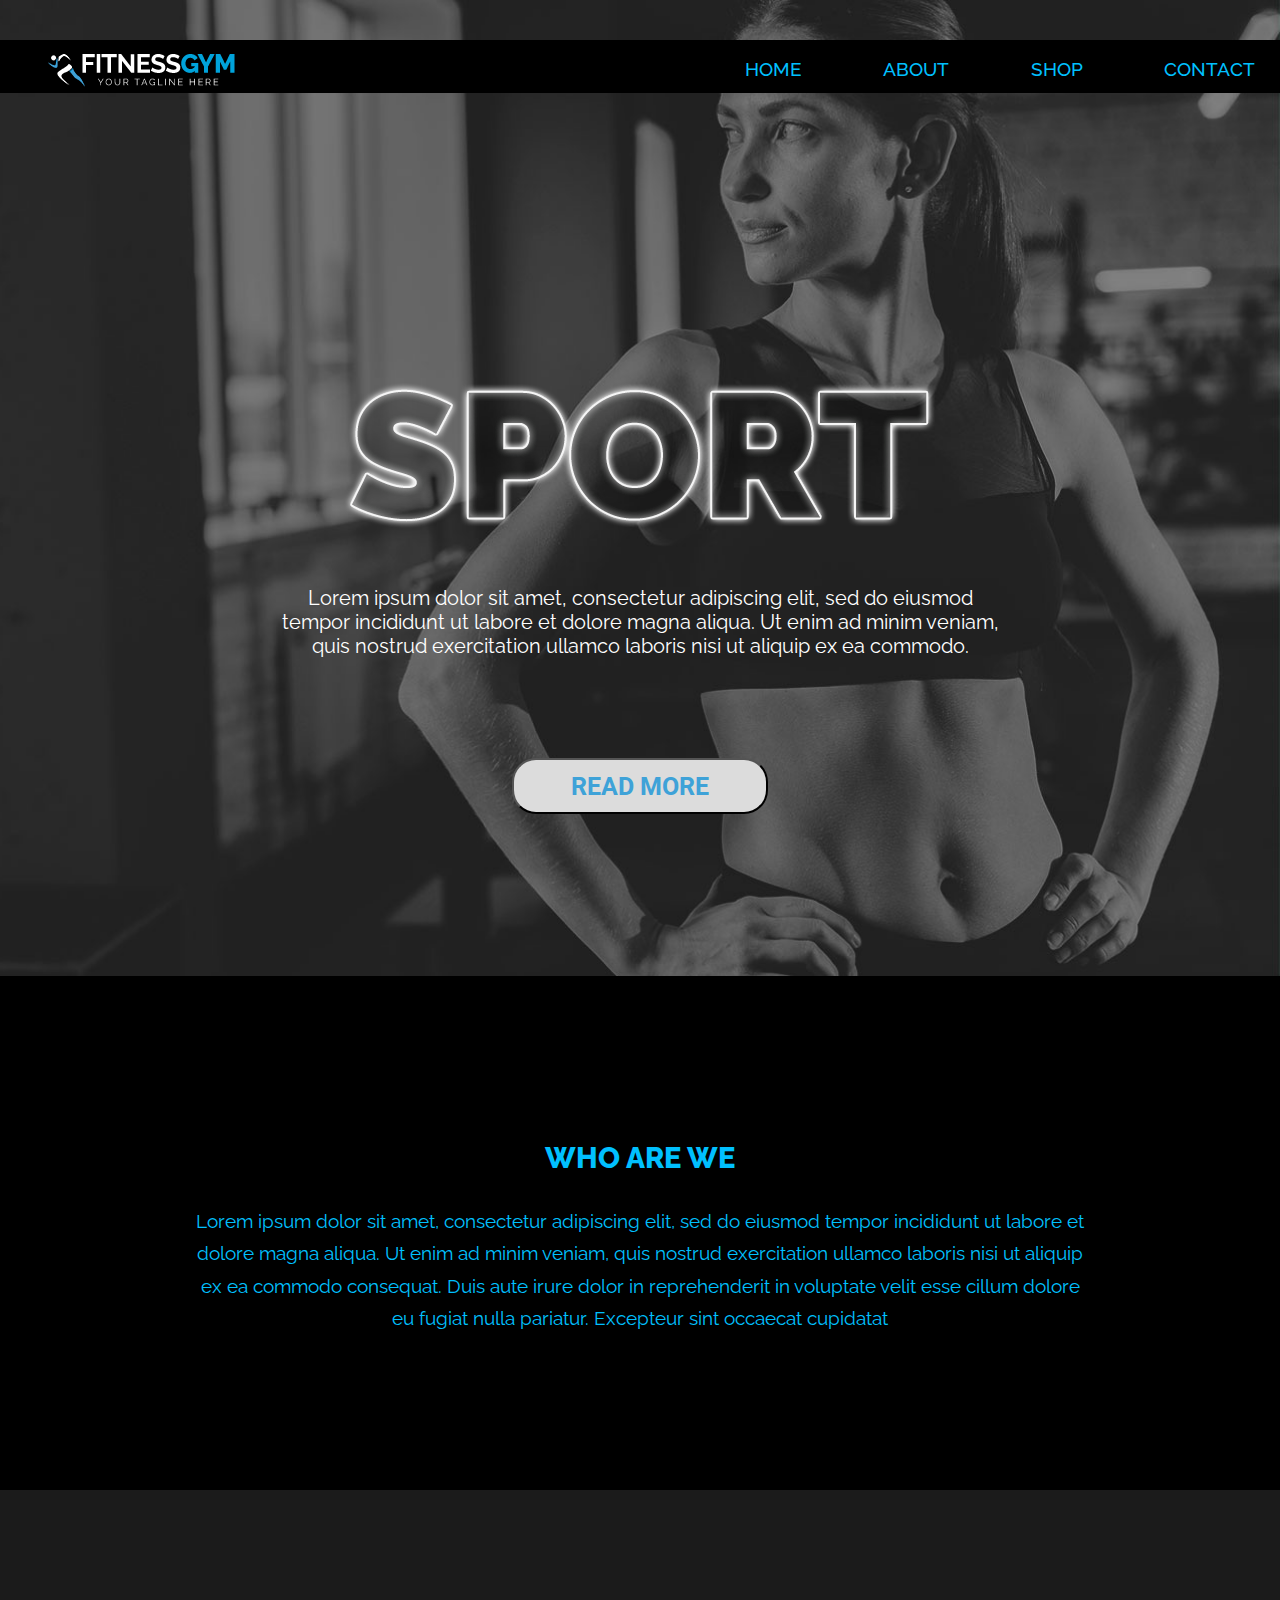
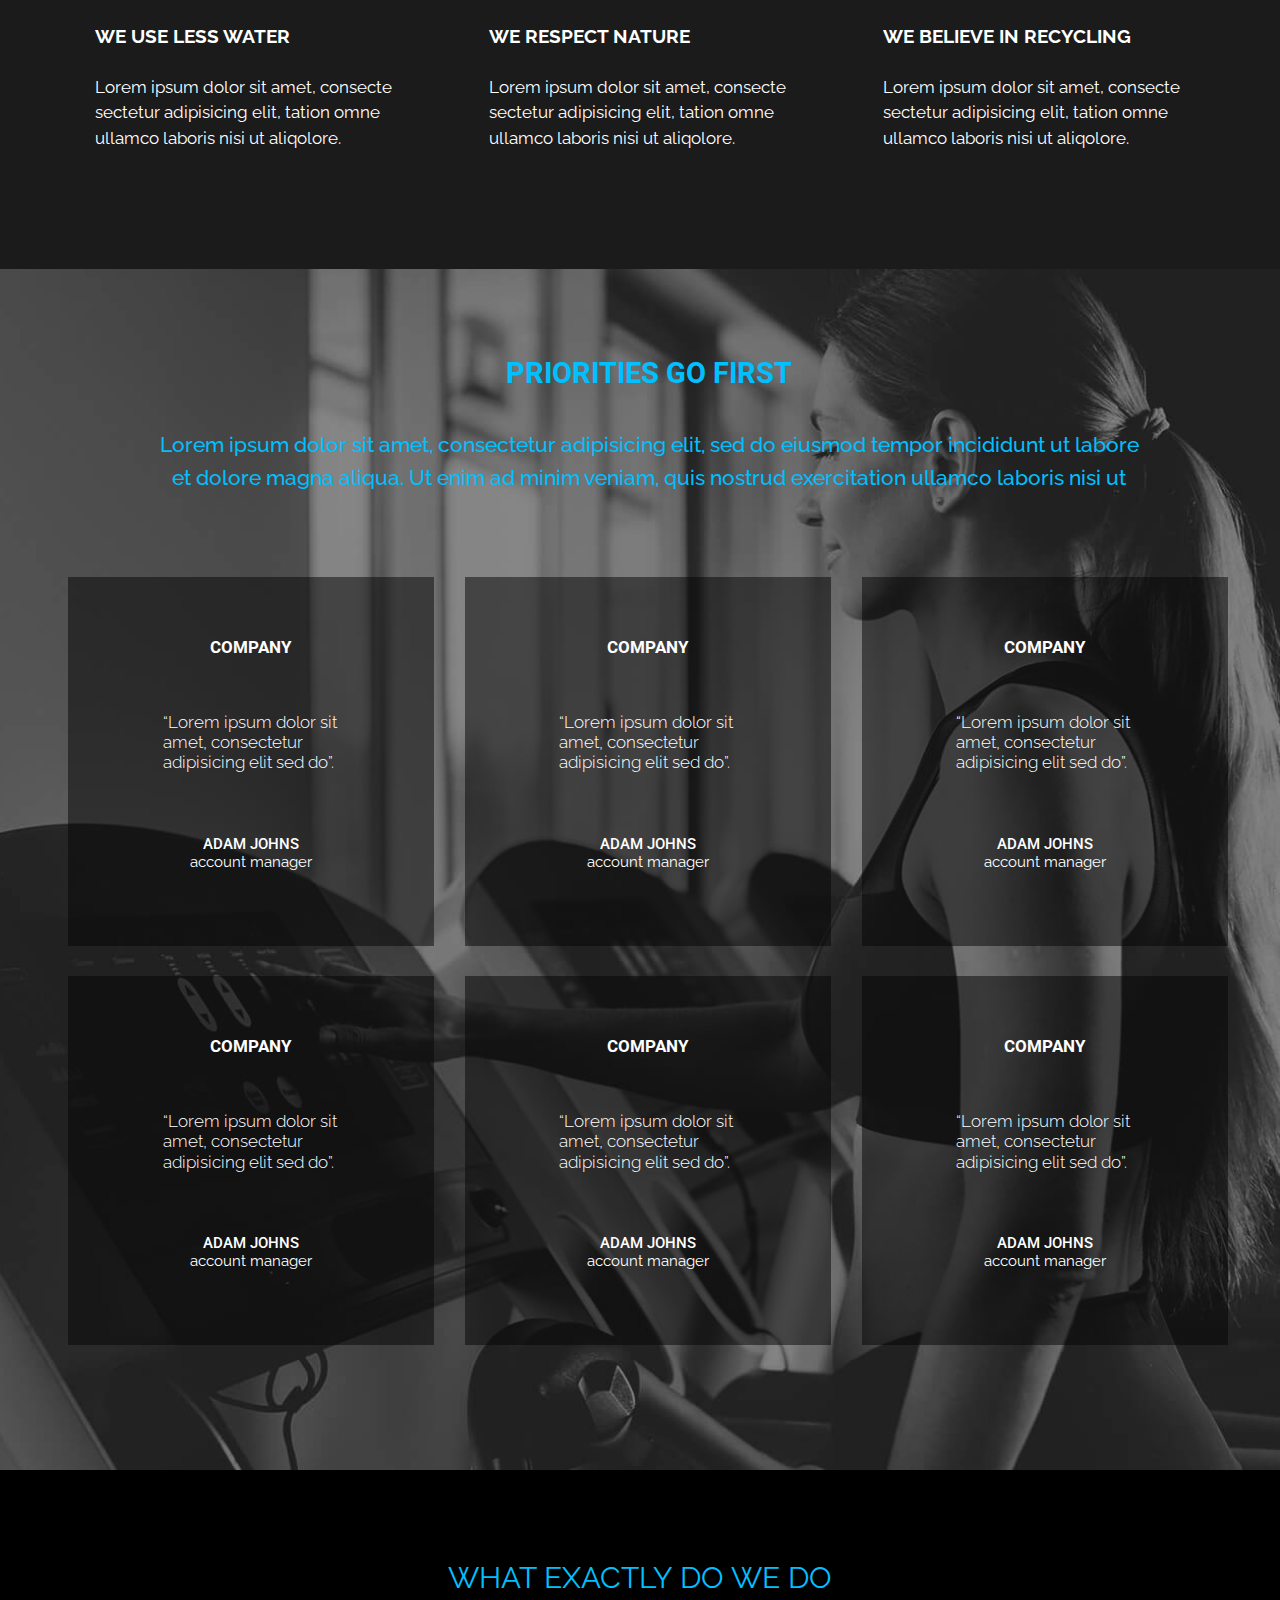
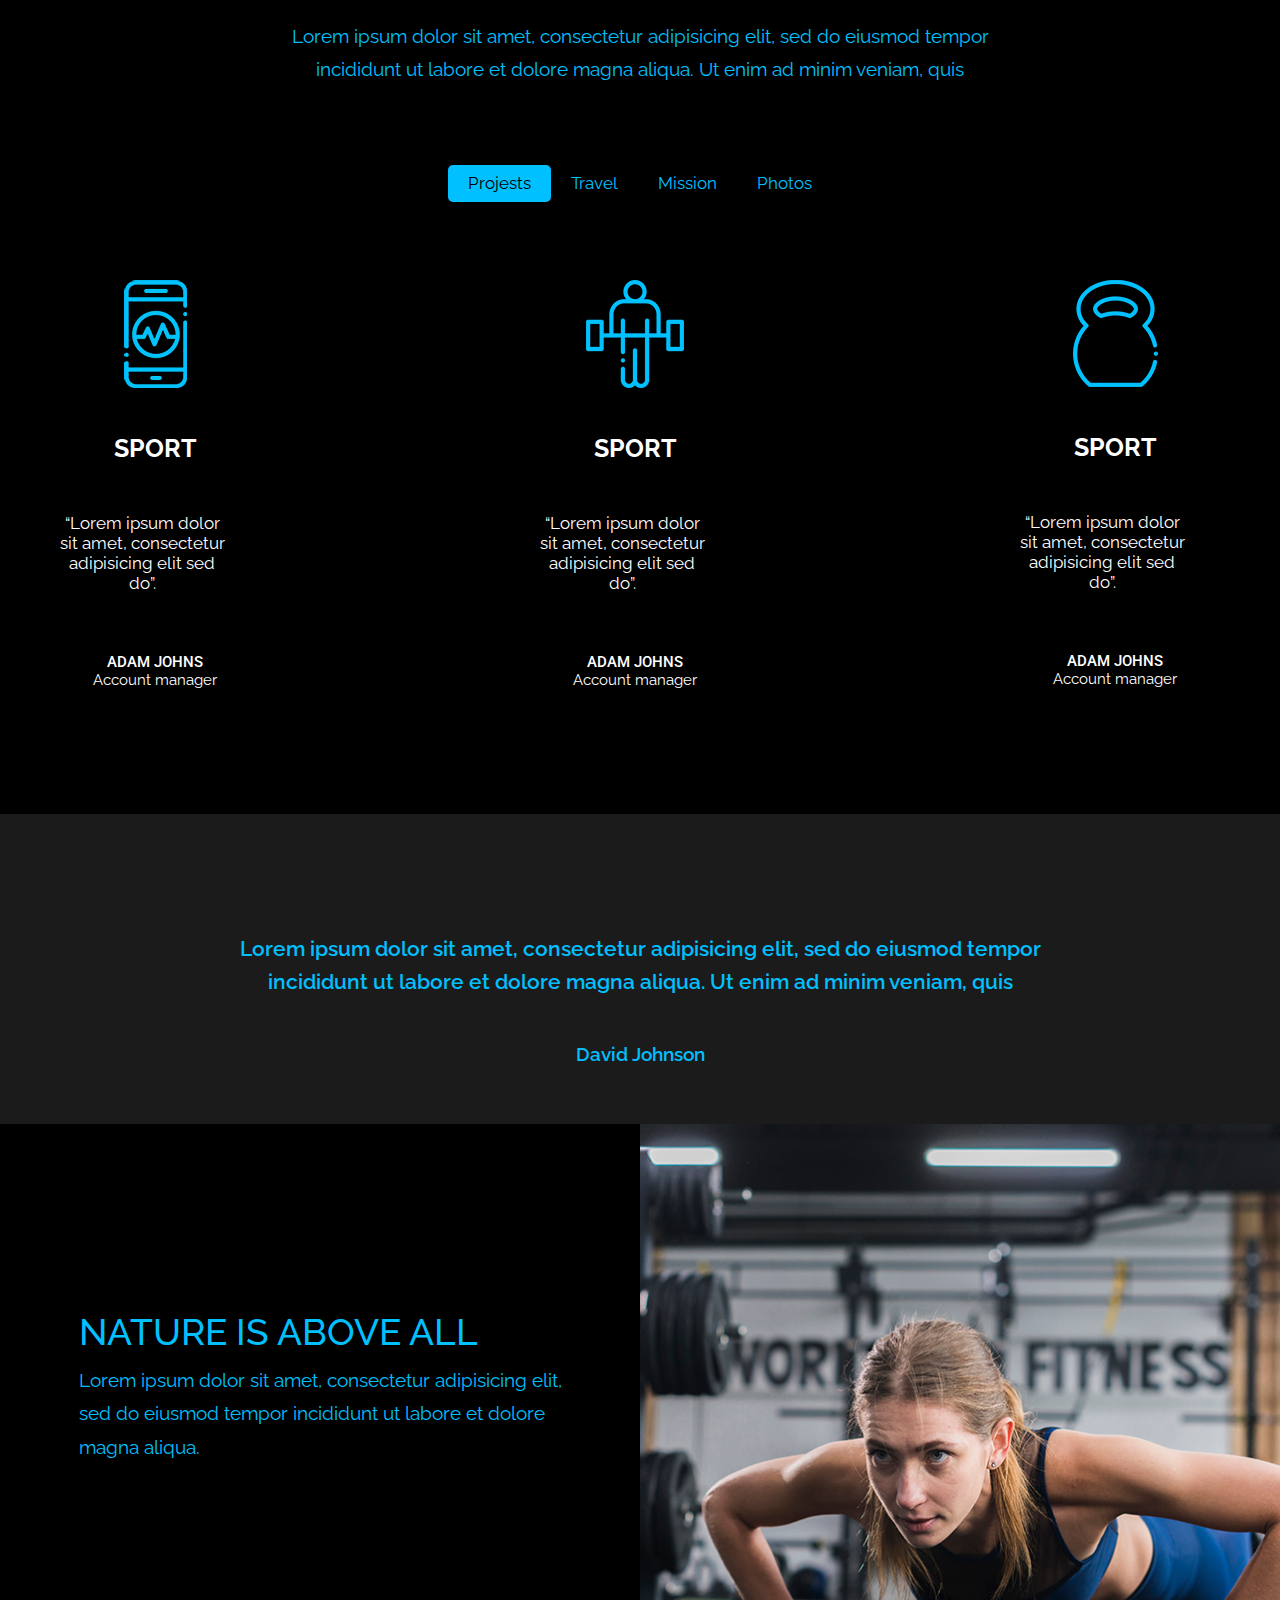
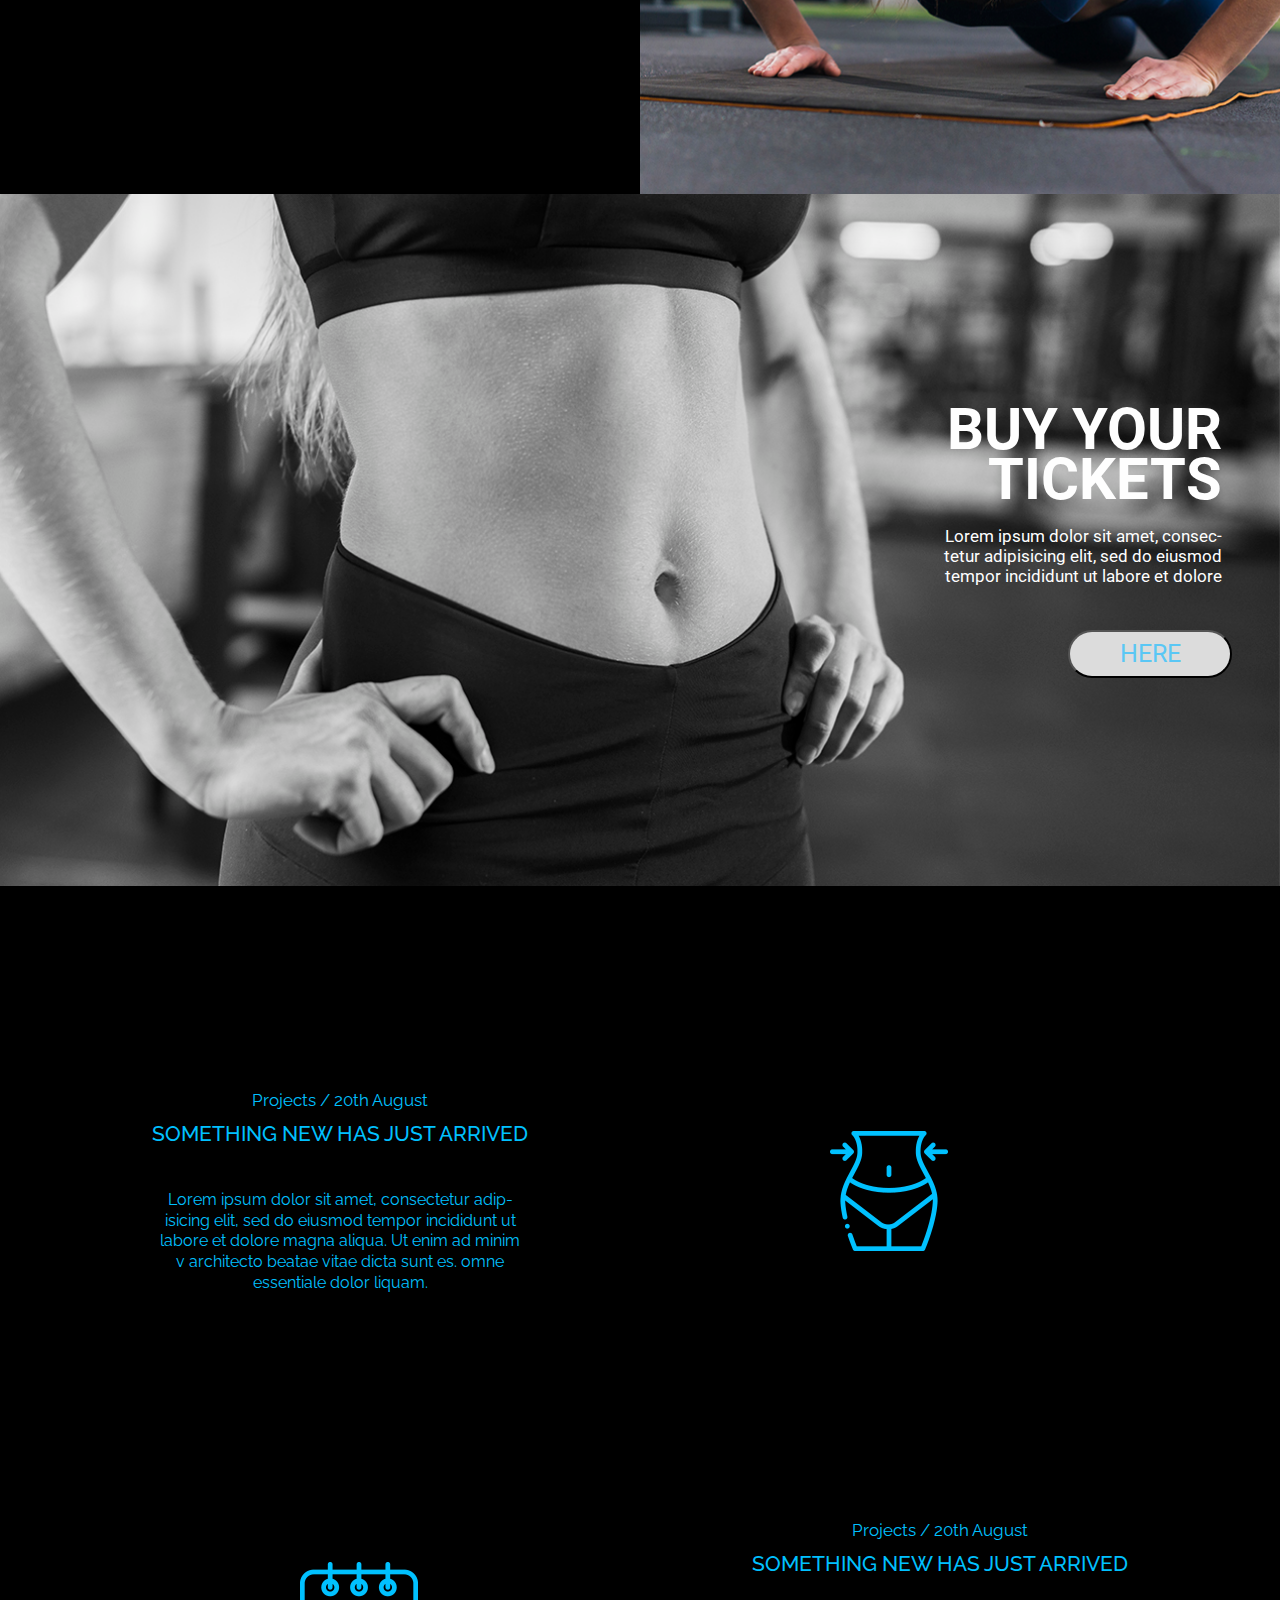
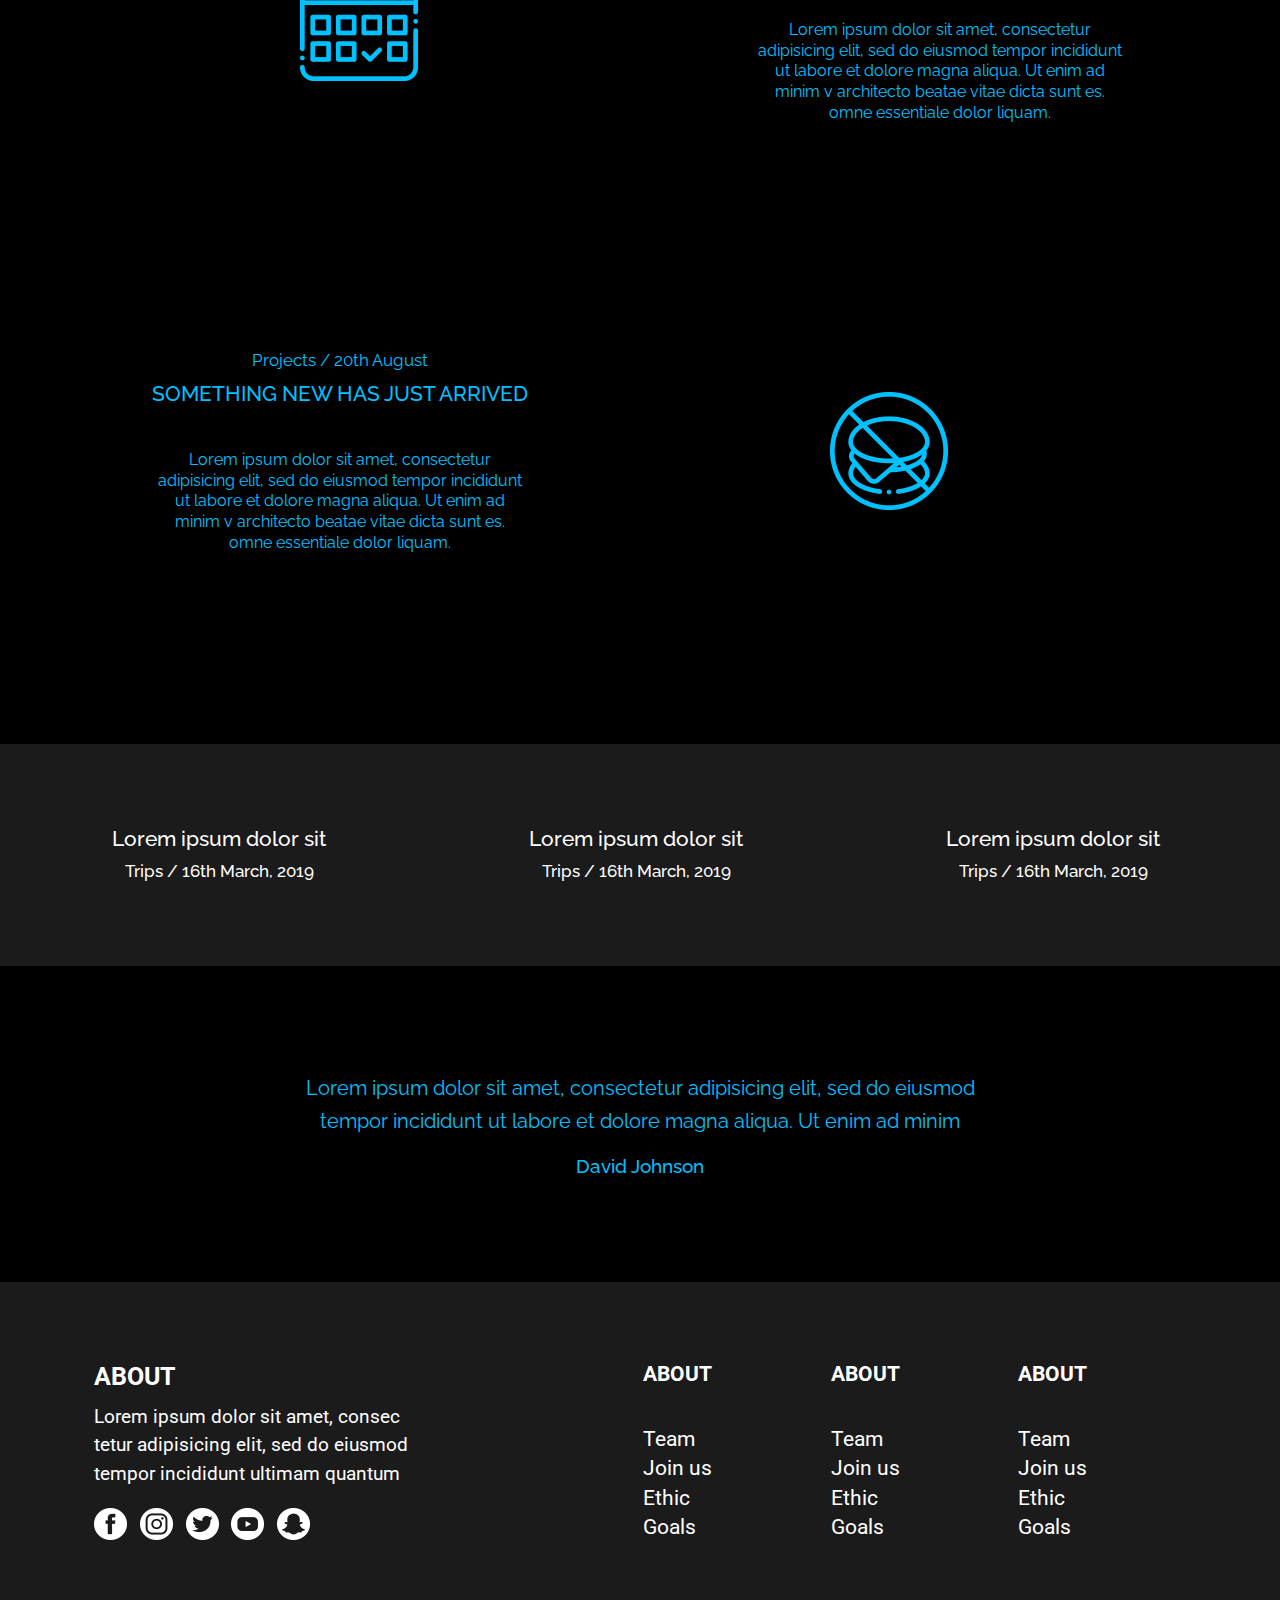
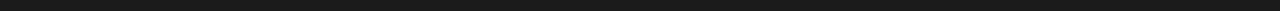
<file: index.html>
<!doctype html>
<html lang="en">
<head>
    <meta charset="UTF-8">
    <meta name="viewport"
          content="width=device-width, initial-scale=1.0, maximum-scale=1.0, minimum-scale=1.0">
    <title>project1_sport_website</title>
    <link rel="stylesheet" href="css/style.css">
</head>

<body>
	<div class="wrapper">
	<header>
		<div class="head">
			<div class="header1">
				<a href="#" class="logo">
					<img src="./images/logo.png" alt="site name">
				</a>
		
				<nav class="navigation">
					<span class="mobile-button">
						<span></span>
					</span>
					<ul class="menu">
						<li class="navigation_item">
							<a href="#">HOME</a>
						</li>
						<li class="navigation_item">
							<a href="#">ABOUT</a>
						</li>
						<li class="navigation_item">
							<a href="#">SHOP</a>
						</li>
						<li class="navigation_item">
							<a href="#">CONTACT</a>
						</li>
					</ul>
				</nav>
			</div>
		</div>


		<div class="container_sport">
			<img src="./images/sport.png" alt="background" class="sport_img">
			<div class="sport_img_info">Lorem ipsum dolor sit amet, consectetur adipiscing elit, sed do eiusmod tempor incididunt ut labore et dolore magna aliqua. Ut enim ad minim veniam, quis nostrud exercitation ullamco laboris nisi ut aliquip ex ea commodo.
			</div>
			<input type="submit" class="button" value="READ MORE">
		</div>

	</header>


	<main>
		<section class="nat">
			<div class="who">
				<div class="who1">
					<h2>WHO ARE WE</h2>
					<div class="who2">Lorem ipsum dolor sit amet, consectetur adipiscing elit, sed do eiusmod tempor incididunt ut labore et dolore magna aliqua. Ut enim ad minim veniam, quis nostrud exercitation ullamco laboris nisi ut aliquip ex ea commodo consequat. Duis aute irure dolor in reprehenderit in voluptate velit esse cillum dolore eu fugiat nulla pariatur. Excepteur sint occaecat cupidatat
					</div>
				</div>
			</div>

			<div class="container_nature">
				<div class="container_n">
					<div class="nature">
						<div class="n">WE USE LESS WATER</div>
						<div class="n1">Lorem ipsum dolor sit amet, consecte
						sectetur adipisicing elit, tation omne 
						ullamco laboris nisi ut aliqolore.</div>
					</div>
					<div class="nature">
						<div class="n">WE RESPECT NATURE</div>
						<div class="n1">Lorem ipsum dolor sit amet, consecte
						sectetur adipisicing elit, tation omne 
						ullamco laboris nisi ut aliqolore.</div>
					</div>
					<div class="nature">
						<div class="n">WE BELIEVE IN RECYCLING</div>
						<div class="n1">Lorem ipsum dolor sit amet, consecte
						sectetur adipisicing elit, tation omne 
						ullamco laboris nisi ut aliqolore.</div>
					</div>
				</div>
			</div>
		</section>	


		<section class="priorities">
			<div class="container">
				<h4 class="title-29">Priorities go first</h4>
				<p class="text">Lorem ipsum dolor sit amet, consectetur adipisicing elit, sed do eiusmod tempor incididunt ut labore
				et dolore magna aliqua. Ut enim ad minim veniam, quis nostrud exercitation ullamco laboris nisi ut 
				</p>

				<div class="row">
					<div class="col-33">
						<h5>company</h5>
						<p>“Lorem ipsum dolor 
						sit amet, consectetur
						adipisicing elit sed do”.</p>
						<div class="author">
							<div class="author__name">adam johns</div>
							<div class="author__position">account manager</div>
						</div>
					</div>
					<div class="col-33">
						<h5>company</h5>
						<p>“Lorem ipsum dolor 
						sit amet, consectetur
						adipisicing elit sed do”.</p>
						<div class="author">
							<div class="author__name">adam johns</div>
							<div class="author__position">account manager</div>
						</div>
					</div>
					<div class="col-33">
						<h5>company</h5>
						<p>“Lorem ipsum dolor 
						sit amet, consectetur
						adipisicing elit sed do”.</p>
						<div class="author">
							<div class="author__name">adam johns</div>
							<div class="author__position">account manager</div>
						</div>
					</div>
					<div class="col-33">
						<h5>company</h5>
						<p>“Lorem ipsum dolor 
						sit amet, consectetur
						adipisicing elit sed do”.</p>
						<div class="author">
							<div class="author__name">adam johns</div>
							<div class="author__position">account manager</div>
						</div>
					</div>
					<div class="col-33">
						<h5>company</h5>
						<p>“Lorem ipsum dolor 
						sit amet, consectetur
						adipisicing elit sed do”.</p>
						<div class="author">
							<div class="author__name">adam johns</div>
							<div class="author__position">account manager</div>
						</div>
					</div>
					<div class="col-33">
						<h5>company</h5>
						<p>“Lorem ipsum dolor 
						sit amet, consectetur
						adipisicing elit sed do”.</p>
						<div class="author">
							<div class="author__name">adam johns</div>
							<div class="author__position">account manager</div>
						</div>
					</div>
				</div>
				</div>
		</section>


		<section class="what_we_do">
			<div class="container">
				<h4 class="title-38">What exactly do we do</h4>
				<p class="text">Lorem ipsum dolor sit amet, consectetur adipisicing elit, sed do eiusmod tempor incididunt ut labore et dolore magna aliqua. Ut enim ad minim veniam, quis</p>

				<div class="tabs">
	  
					  <ul class="tabs__caption">
					    <li class="active">Projests</li>
					    <li>Travel</li>
					    <li>Mission</li>
					    <li>Photos</li>
					  </ul>
					  
					  <div class="tabs__content projects active">
					    <div class="row">
					    	<div class="projects__item">
					    		<img src="./images/tlf.png" alt="phone">
					    		<h5>Sport</h5>
					    		<p>“Lorem ipsum dolor 
								sit amet, consectetur
								adipisicing elit sed do”.</p>
								<div class="author__name">adam johns</div>
								<div class="author__position">Account manager</div>
					    	</div>
					    	<div class="projects__item">
					    		<img src="./images/people.png" alt="phone">
					    		<h5>Sport</h5>
					    		<p>“Lorem ipsum dolor 
								sit amet, consectetur
								adipisicing elit sed do”.</p>
								<div class="author__name">adam johns</div>
								<div class="author__position">Account manager</div>
					    	</div>
					    	<div class="projects__item pic">
					    		<img src="./images/pic.png" alt="phone">
					    		<h5>Sport</h5>
					    		<p>“Lorem ipsum dolor 
								sit amet, consectetur
								adipisicing elit sed do”.</p>
								<div class="author__name">adam johns</div>
								<div class="author__position">Account manager</div>
					    	</div>
					    </div>
					  </div>
					  
					  <div class="tabs__content travel">
					    Содержимое 2 блока
					  </div>

					  <div class="tabs__content mission">
					    Содержимое 3 блока
					  </div>

					  <div class="tabs__content photos">
					    Содержимое 4 блока
					  </div>

			  
				</div><!-- .tabs-->
			</div>
		</section>


		<section class="david">
			<div class="johnson">
				<h5>Lorem ipsum dolor sit amet, consectetur adipisicing elit, sed do eiusmod tempor
				incididunt ut labore et dolore magna aliqua. Ut enim ad minim veniam, quis </h5>
				<p>David Johnson</p>
			</div>
		</section>

		<section class="above">
			<div class="container">
				<div class="row">
					<div class="col-50">
						<h4 class="title-38">Nature is above all</h4>
						<p class="text">Lorem ipsum dolor sit amet, consectetur adipisicing elit, sed do eiusmod tempor incididunt ut labore et dolore magna aliqua.</p>
					</div>
				</div>
			</div>
			<div class="above__image"></div>
		</section>


		<section class="buy">
			<div class="tickets">
				<h5>BUY YOUR TICKETS</h5>
				<p>Lorem ipsum dolor sit amet, consec-tetur adipisicing elit, sed do eiusmod tempor incididunt ut labore et dolore </p>
				<div class="button__2"><input type="submit" class="button_2" value="HERE"></div>
			</div>
		</section>


		<section class="projects">
			<div class="container_august">
				<div class="august">
					<div class="aug-20">Projects / 20th August</div>
					<h5 class="aug-21">SOMETHING NEW HAS JUST ARRIVED</h5>
					<p class="aug-22">Lorem ipsum dolor sit amet, consectetur adip-isicing elit, sed do eiusmod tempor incididunt ut labore et dolore magna aliqua. Ut enim ad minim v architecto beatae vitae dicta sunt es. omne essentiale dolor liquam.</p>
				</div>
				<div class="august aug_img">
					<img src="./images/color.png" alt="body">
				</div>
				<div class="august aug_img2"><img src="./images/calendar.png" alt="calendar"></div>
				<div class="august">
					<div class="aug-20">Projects / 20th August</div>
					<h5 class="aug-21">SOMETHING NEW HAS JUST ARRIVED</h5>
					<p class="aug-22">Lorem ipsum dolor sit amet, consectetur adipisicing elit, sed do eiusmod tempor incididunt ut labore et dolore magna aliqua. Ut enim ad minim v architecto beatae vitae dicta sunt es. omne essentiale dolor liquam.</p>
				</div>
				<div class="august">
					<div class="aug-20">Projects / 20th August</div>
					<h5 class="aug-21">SOMETHING NEW HAS JUST ARRIVED</h5>
					<p class="aug-22">Lorem ipsum dolor sit amet, consectetur adipisicing elit, sed do eiusmod tempor incididunt ut labore et dolore magna aliqua. Ut enim ad minim v architecto beatae vitae dicta sunt es. omne essentiale dolor liquam.</p>
				</div>
				<div class="august aug_img"><img src="./images/burger.png" alt="burger"></div>
			</div>
		</section>

		<section class="trips">
			<div class="container_trips">
				<div class="t">
					<h5>Lorem ipsum dolor sit</h5>
					<p>Trips / 16th March, 2019</p>
				</div>
				<div class="t">
					<h5>Lorem ipsum dolor sit</h5>
					<p>Trips / 16th March, 2019</p>
				</div>
				<div class="t">
					<h5>Lorem ipsum dolor sit</h5>
					<p>Trips / 16th March, 2019</p>
				</div>
			</div>
		</section>

		<section class="ipsum">
			<div class="johnson">
				<h5>Lorem ipsum dolor sit amet, consectetur adipisicing elit, sed do eiusmod tempor incididunt ut labore et dolore magna aliqua. Ut enim ad minim </h5>
				<p>David Johnson</p>
			</div>
		</section>
	</main>

	<footer class="footer">
		<div class="container">
			<div class="col-50 about">
				<h5>ABOUT</h5>
				<p>Lorem ipsum dolor sit amet, consec
				tetur adipisicing elit, sed do eiusmod
				tempor incididunt ultimam quantum</p>
				<ul class="socials">
					<li>
						<a href="#"><img src="./images/facebook.png" alt="facebook"></a>
					</li>
					<li>
						<a href="#"><img src="./images/instagram.png" alt="instagram"></a>
					</li>
					<li>
						<a href="#"><img src="./images/twitter.png" alt="twitter"></a>
					</li>
					<li>
						<a href="#"><img src="./images/youtube.png" alt="youtube"></a>
					</li>
					<li>
						<a href="#"><img src="./images/snapchat.png" alt="snapchat"></a>
					</li>
				</ul>
			</div>

			<div class="col-50 team">
				<div class="col">
					<h5>ABOUT</h5>
					<ul class="points">
						<li>Team</li>
						<li>Join us</li>
						<li>Ethic</li>
						<li>Goals</li>
					</ul>
				</div>
				<div class="col">
					<h5>ABOUT</h5>
					<ul class="points">
						<li>Team</li>
						<li>Join us</li>
						<li>Ethic</li>
						<li>Goals</li>
					</ul>
				</div>
				<div class="col">
					<h5>ABOUT</h5>
					<ul class="points">
						<li>Team</li>
						<li>Join us</li>
						<li>Ethic</li>
						<li>Goals</li>
					</ul>
				</div>
			</div>
		</div>
	</footer>

	<!--<script src="<script src="https://ajax.googleapis.com/ajax/libs/jquery/3.6.0/jquery.min.js"></script>-->

	<script src="./js/jquery.js"></script>
	<script src="./js/scripts.js"></script>
</div>
</body>
</html>
</file>
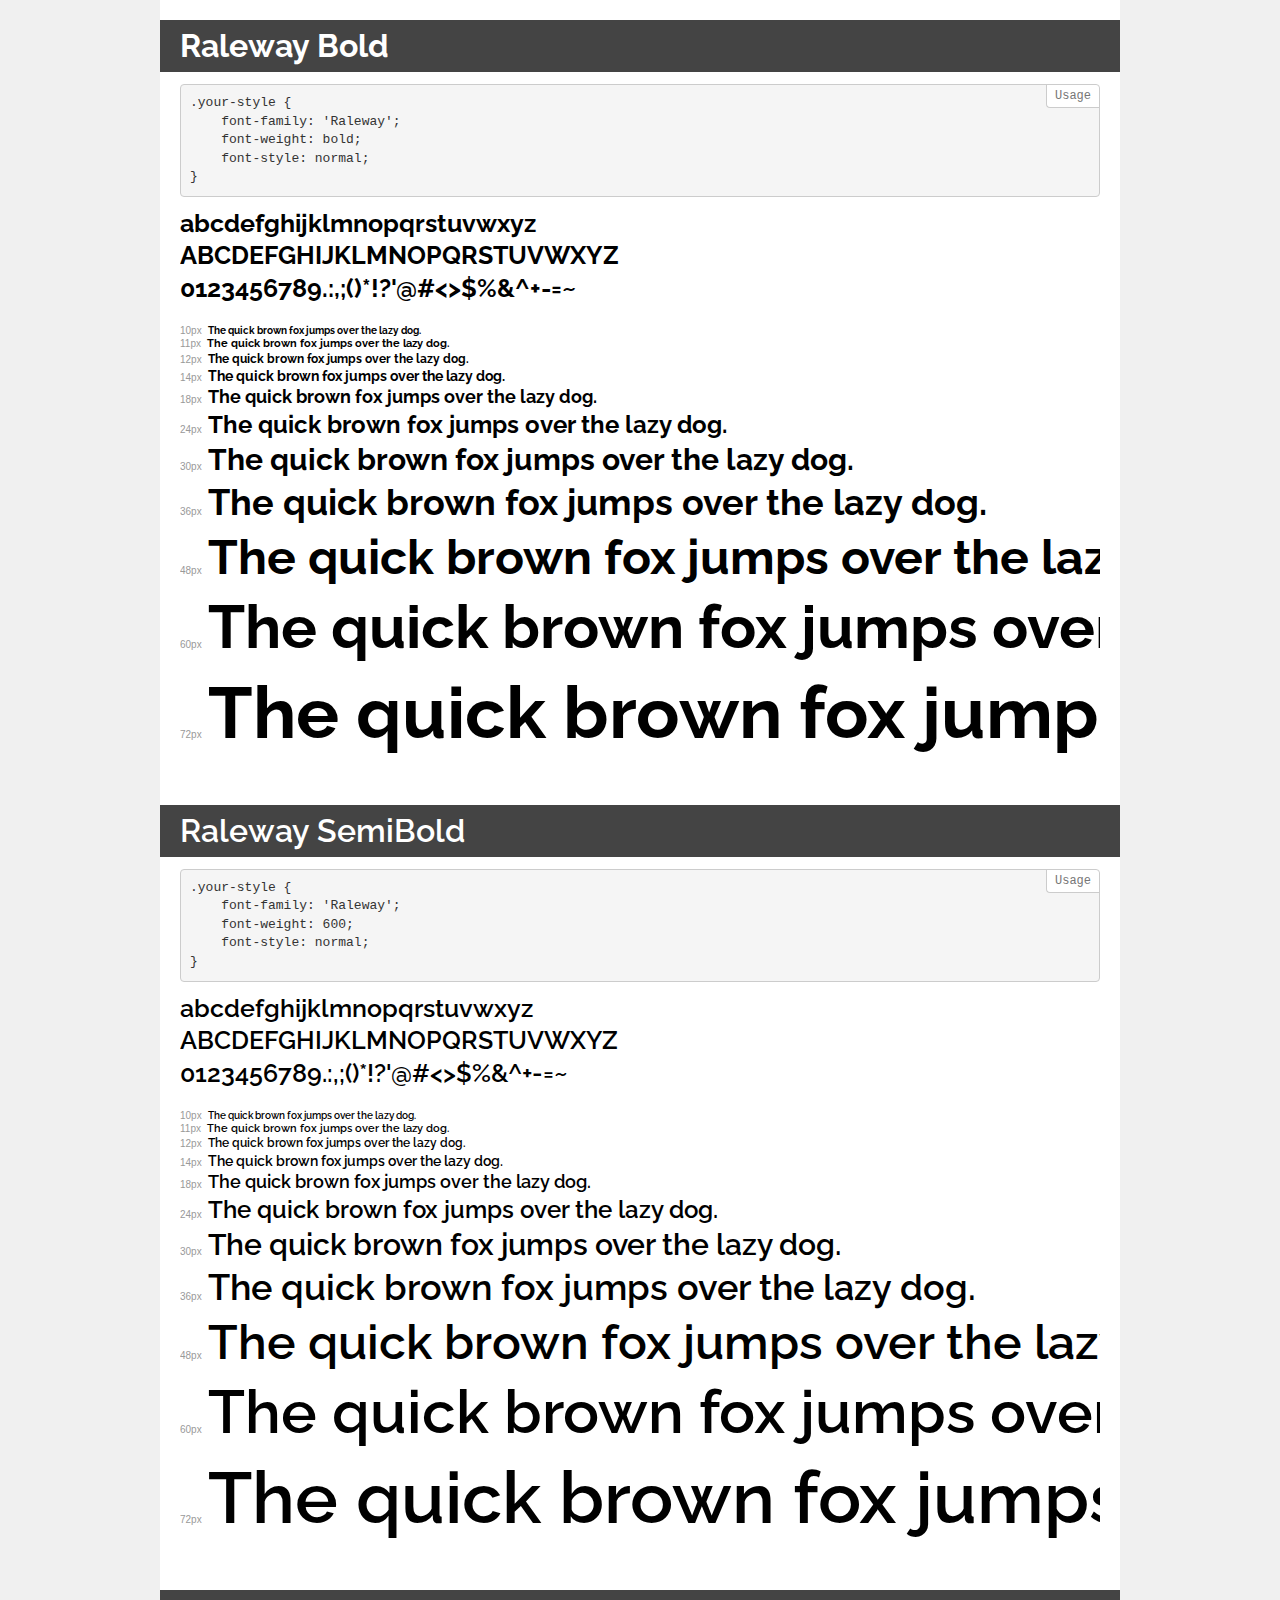
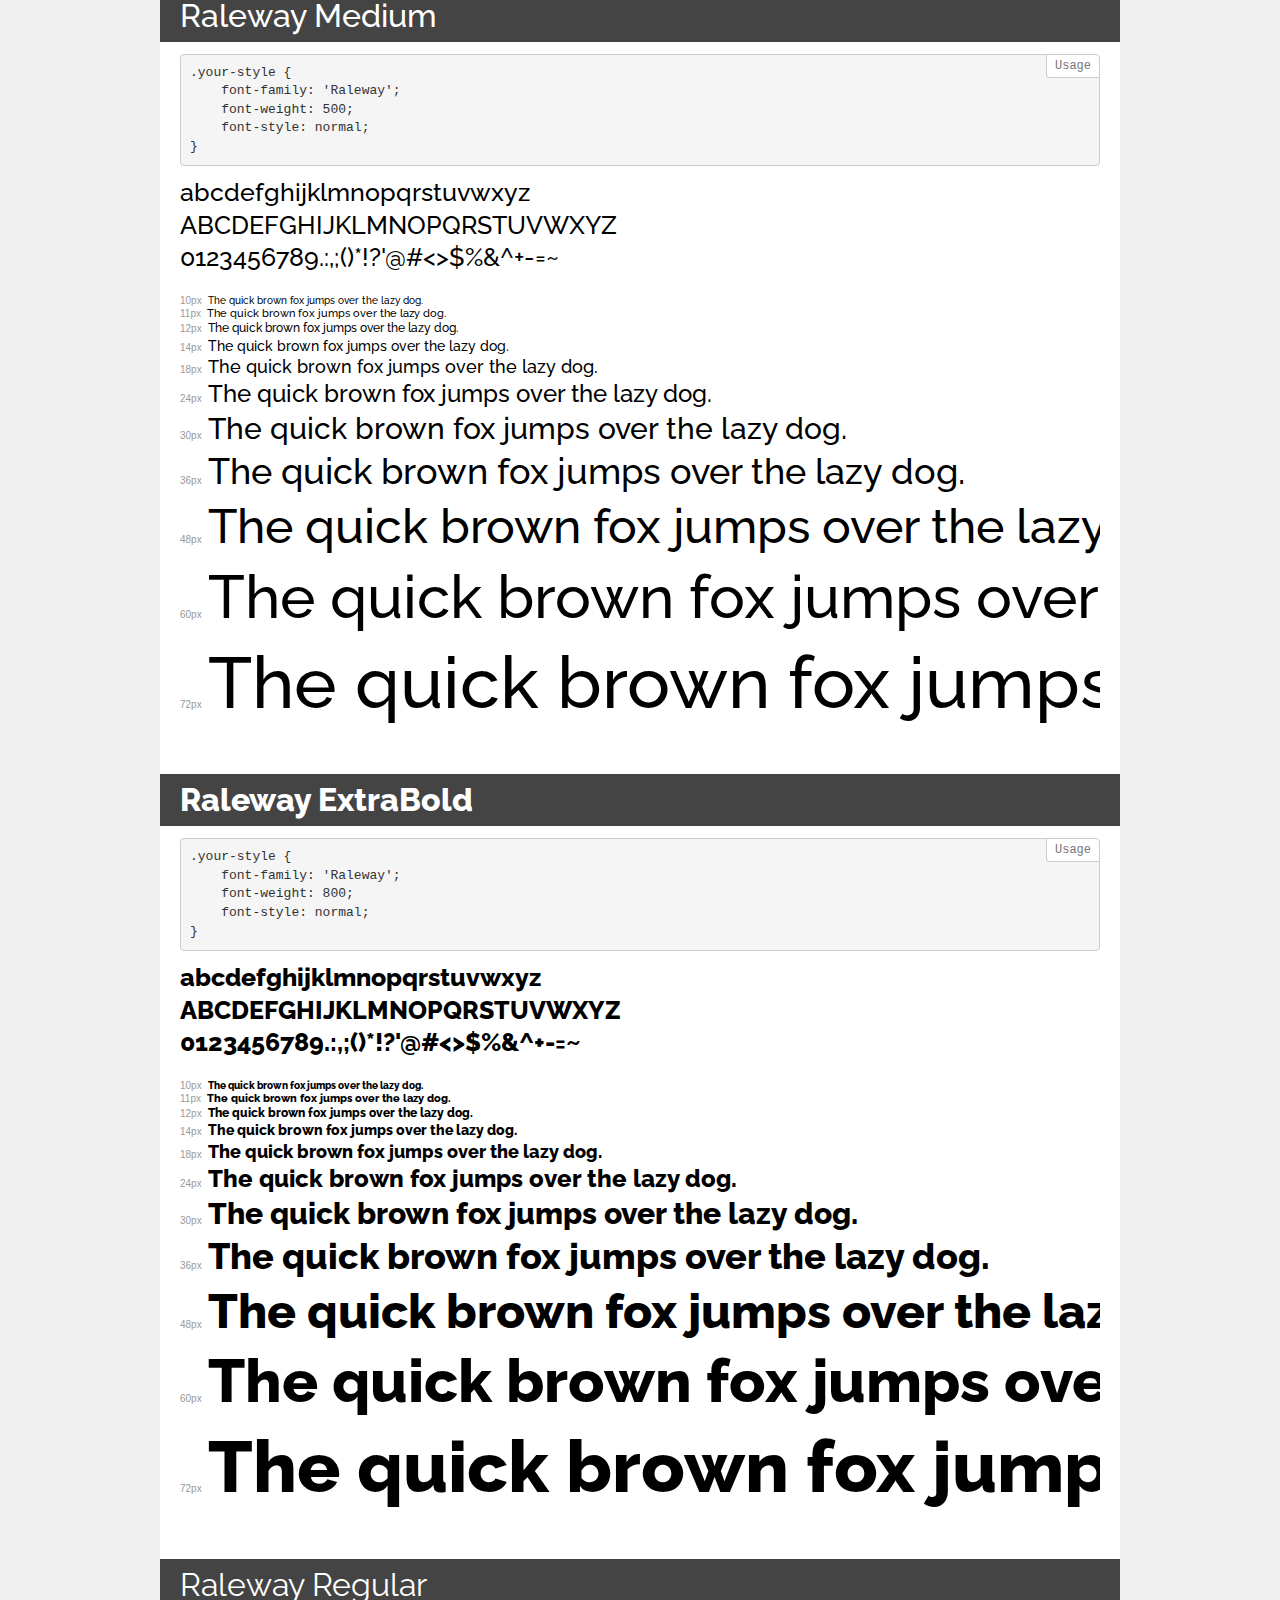
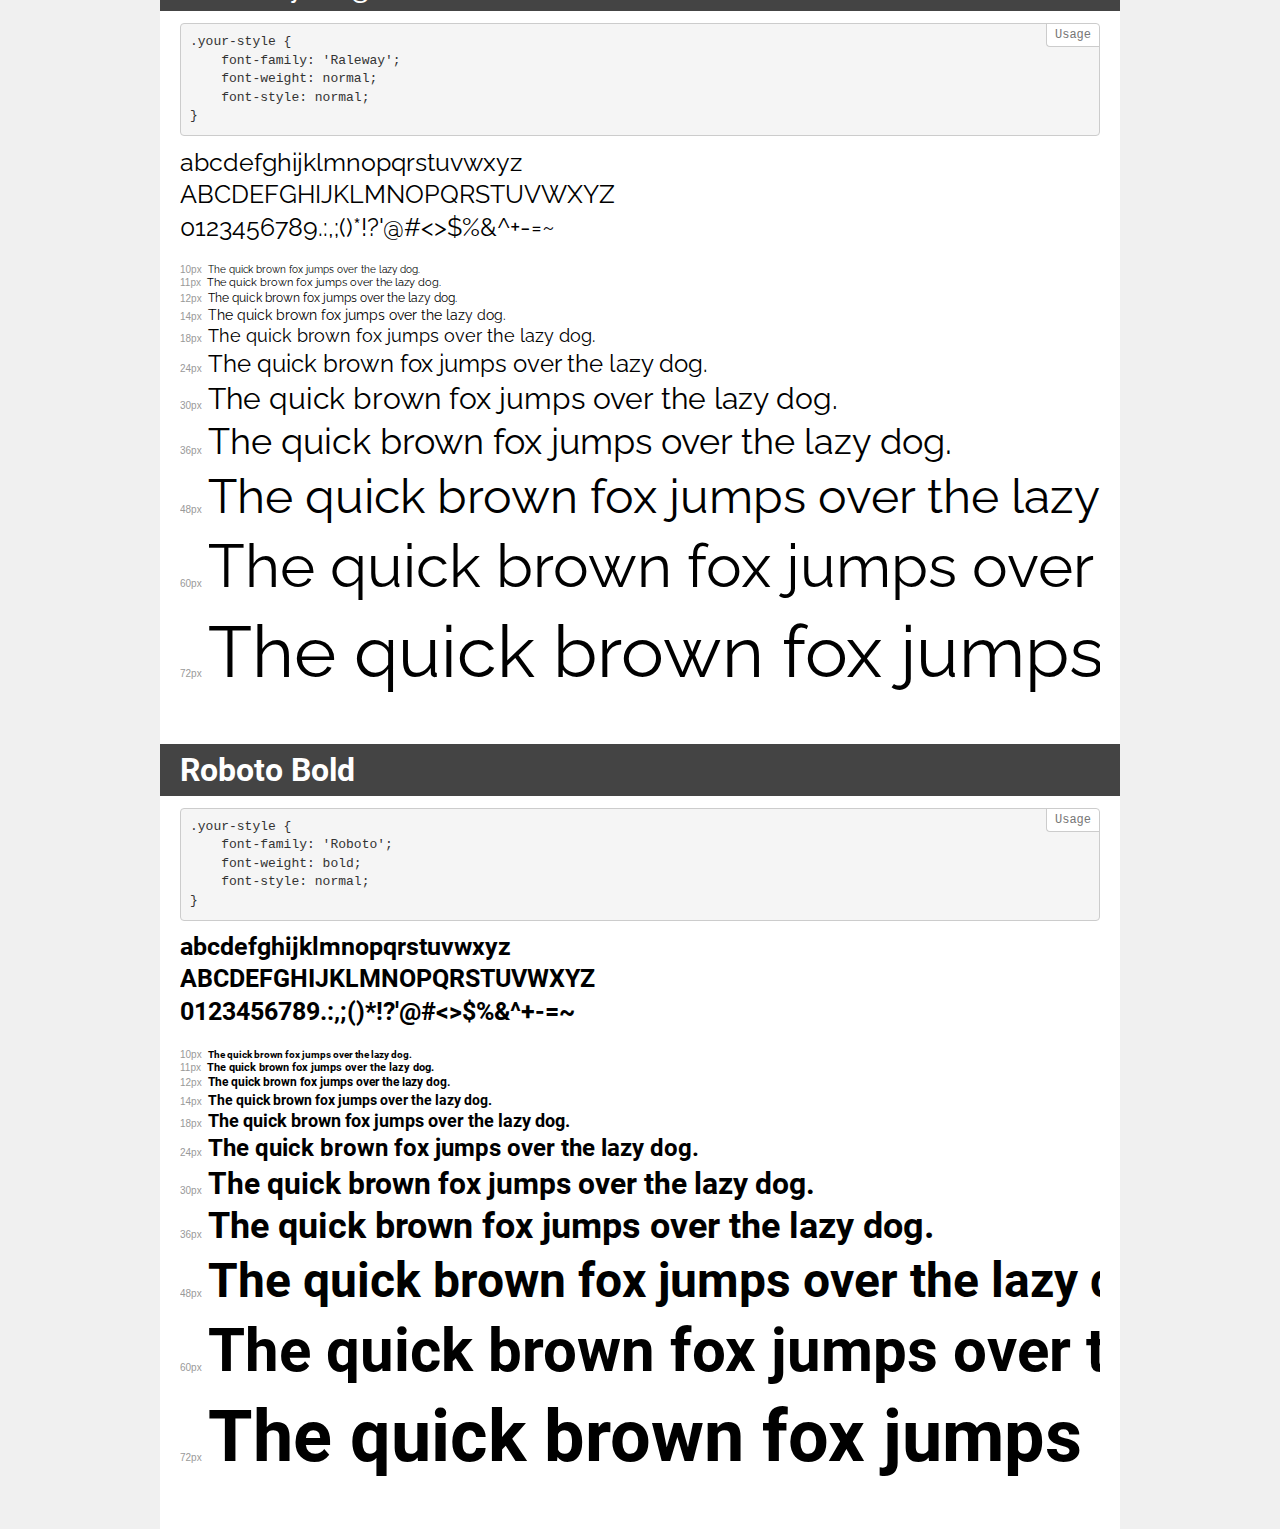
<file: fonts/demo.html>
<!DOCTYPE html>
<html lang="en">
<head>
    <meta charset="utf-8">
    <meta http-equiv="X-UA-Compatible" content="IE=edge">
    <meta name="viewport" content="width=device-width, initial-scale=1">
    <meta name="robots" content="noindex, noarchive">
    <meta name="format-detection" content="telephone=no">
    <title>Transfonter demo</title>
    <link href="stylesheet.css" rel="stylesheet">
    <style>
        /*
        http://meyerweb.com/eric/tools/css/reset/
        v2.0 | 20110126
        License: none (public domain)
        */
        html, body, div, span, applet, object, iframe,
        h1, h2, h3, h4, h5, h6, p, blockquote, pre,
        a, abbr, acronym, address, big, cite, code,
        del, dfn, em, img, ins, kbd, q, s, samp,
        small, strike, strong, sub, sup, tt, var,
        b, u, i, center,
        dl, dt, dd, ol, ul, li,
        fieldset, form, label, legend,
        table, caption, tbody, tfoot, thead, tr, th, td,
        article, aside, canvas, details, embed,
        figure, figcaption, footer, header, hgroup,
        menu, nav, output, ruby, section, summary,
        time, mark, audio, video {
            margin: 0;
            padding: 0;
            border: 0;
            font-size: 100%;
            font: inherit;
            vertical-align: baseline;
        }
        /* HTML5 display-role reset for older browsers */
        article, aside, details, figcaption, figure,
        footer, header, hgroup, menu, nav, section {
            display: block;
        }
        body {
            line-height: 1;
        }
        ol, ul {
            list-style: none;
        }
        blockquote, q {
            quotes: none;
        }
        blockquote:before, blockquote:after,
        q:before, q:after {
            content: '';
            content: none;
        }
        table {
            border-collapse: collapse;
            border-spacing: 0;
        }
        /* demo styles */
        body {
            background: #f0f0f0;
            color: #000;
        }
        .page {
            background: #fff;
            width: 920px;
            margin: 0 auto;
            padding: 20px 20px 0 20px;
            overflow: hidden;
        }
        .font-container {
            overflow-x: auto;
            overflow-y: hidden;
            margin-bottom: 40px;
            line-height: 1.3;
            white-space: nowrap;
            padding-bottom: 5px;
        }
        h1 {
            position: relative;
            background: #444;
            font-size: 32px;
            color: #fff;
            padding: 10px 20px;
            margin: 0 -20px 12px -20px;
        }
        .letters {
            font-size: 25px;
            margin-bottom: 20px;
        }
        .s10:before {
            content: '10px';
        }
        .s11:before {
            content: '11px';
        }
        .s12:before {
            content: '12px';
        }
        .s14:before {
            content: '14px';
        }
        .s18:before {
            content: '18px';
        }
        .s24:before {
            content: '24px';
        }
        .s30:before {
            content: '30px';
        }
        .s36:before {
            content: '36px';
        }
        .s48:before {
            content: '48px';
        }
        .s60:before {
            content: '60px';
        }
        .s72:before {
            content: '72px';
        }
        .s10:before, .s11:before, .s12:before, .s14:before,
        .s18:before, .s24:before, .s30:before, .s36:before,
        .s48:before, .s60:before, .s72:before {
            font-family: Arial, sans-serif;
            font-size: 10px;
            font-weight: normal;
            font-style: normal;
            color: #999;
            padding-right: 6px;
        }
        pre {
            display: block;
            position: relative;
            padding: 9px;
            margin: 0 0 10px;
            font-family: Monaco, Menlo, Consolas, "Courier New", monospace;
            font-size: 13px;
            line-height: 1.428571429;
            color: #333;
            font-weight: normal;
            font-style: normal;
            background-color: #f5f5f5;
            border: 1px solid #ccc;
            overflow-x: auto;
            border-radius: 4px;
        }
        pre:after {
            display: block;
            position: absolute;
            right: 0;
            top: 0;
            content: 'Usage';
            line-height: 1;
            padding: 5px 8px;
            font-size: 12px;
            color: #767676;
            background-color: #fff;
            border: 1px solid #ccc;
            border-right: none;
            border-top: none;
            border-radius: 0 4px 0 4px;
            z-index: 10;
        }
        /* responsive */
        @media (max-width: 959px) {
            .page {
                width: auto;
                margin: 0;
            }
        }
    </style>
</head>
<body>
<div class="page">
    <div class="demo">
        <h1 style="font-family: 'Raleway'; font-weight: bold; font-style: normal;">Raleway Bold</h1>
        <pre>.your-style {
    font-family: 'Raleway';
    font-weight: bold;
    font-style: normal;
}</pre>
        <div class="font-container" style="font-family: 'Raleway'; font-weight: bold; font-style: normal;">
            <p class="letters">
                abcdefghijklmnopqrstuvwxyz<br>
ABCDEFGHIJKLMNOPQRSTUVWXYZ<br>
                0123456789.:,;()*!?'@#<>$%&^+-=~
            </p>
            <p class="s10" style="font-size: 10px;">The quick brown fox jumps over the lazy dog.</p>
            <p class="s11" style="font-size: 11px;">The quick brown fox jumps over the lazy dog.</p>
            <p class="s12" style="font-size: 12px;">The quick brown fox jumps over the lazy dog.</p>
            <p class="s14" style="font-size: 14px;">The quick brown fox jumps over the lazy dog.</p>
            <p class="s18" style="font-size: 18px;">The quick brown fox jumps over the lazy dog.</p>
            <p class="s24" style="font-size: 24px;">The quick brown fox jumps over the lazy dog.</p>
            <p class="s30" style="font-size: 30px;">The quick brown fox jumps over the lazy dog.</p>
            <p class="s36" style="font-size: 36px;">The quick brown fox jumps over the lazy dog.</p>
            <p class="s48" style="font-size: 48px;">The quick brown fox jumps over the lazy dog.</p>
            <p class="s60" style="font-size: 60px;">The quick brown fox jumps over the lazy dog.</p>
            <p class="s72" style="font-size: 72px;">The quick brown fox jumps over the lazy dog.</p>
        </div>
    </div>
    <div class="demo">
        <h1 style="font-family: 'Raleway'; font-weight: 600; font-style: normal;">Raleway SemiBold</h1>
        <pre>.your-style {
    font-family: 'Raleway';
    font-weight: 600;
    font-style: normal;
}</pre>
        <div class="font-container" style="font-family: 'Raleway'; font-weight: 600; font-style: normal;">
            <p class="letters">
                abcdefghijklmnopqrstuvwxyz<br>
ABCDEFGHIJKLMNOPQRSTUVWXYZ<br>
                0123456789.:,;()*!?'@#<>$%&^+-=~
            </p>
            <p class="s10" style="font-size: 10px;">The quick brown fox jumps over the lazy dog.</p>
            <p class="s11" style="font-size: 11px;">The quick brown fox jumps over the lazy dog.</p>
            <p class="s12" style="font-size: 12px;">The quick brown fox jumps over the lazy dog.</p>
            <p class="s14" style="font-size: 14px;">The quick brown fox jumps over the lazy dog.</p>
            <p class="s18" style="font-size: 18px;">The quick brown fox jumps over the lazy dog.</p>
            <p class="s24" style="font-size: 24px;">The quick brown fox jumps over the lazy dog.</p>
            <p class="s30" style="font-size: 30px;">The quick brown fox jumps over the lazy dog.</p>
            <p class="s36" style="font-size: 36px;">The quick brown fox jumps over the lazy dog.</p>
            <p class="s48" style="font-size: 48px;">The quick brown fox jumps over the lazy dog.</p>
            <p class="s60" style="font-size: 60px;">The quick brown fox jumps over the lazy dog.</p>
            <p class="s72" style="font-size: 72px;">The quick brown fox jumps over the lazy dog.</p>
        </div>
    </div>
    <div class="demo">
        <h1 style="font-family: 'Raleway'; font-weight: 500; font-style: normal;">Raleway Medium</h1>
        <pre>.your-style {
    font-family: 'Raleway';
    font-weight: 500;
    font-style: normal;
}</pre>
        <div class="font-container" style="font-family: 'Raleway'; font-weight: 500; font-style: normal;">
            <p class="letters">
                abcdefghijklmnopqrstuvwxyz<br>
ABCDEFGHIJKLMNOPQRSTUVWXYZ<br>
                0123456789.:,;()*!?'@#<>$%&^+-=~
            </p>
            <p class="s10" style="font-size: 10px;">The quick brown fox jumps over the lazy dog.</p>
            <p class="s11" style="font-size: 11px;">The quick brown fox jumps over the lazy dog.</p>
            <p class="s12" style="font-size: 12px;">The quick brown fox jumps over the lazy dog.</p>
            <p class="s14" style="font-size: 14px;">The quick brown fox jumps over the lazy dog.</p>
            <p class="s18" style="font-size: 18px;">The quick brown fox jumps over the lazy dog.</p>
            <p class="s24" style="font-size: 24px;">The quick brown fox jumps over the lazy dog.</p>
            <p class="s30" style="font-size: 30px;">The quick brown fox jumps over the lazy dog.</p>
            <p class="s36" style="font-size: 36px;">The quick brown fox jumps over the lazy dog.</p>
            <p class="s48" style="font-size: 48px;">The quick brown fox jumps over the lazy dog.</p>
            <p class="s60" style="font-size: 60px;">The quick brown fox jumps over the lazy dog.</p>
            <p class="s72" style="font-size: 72px;">The quick brown fox jumps over the lazy dog.</p>
        </div>
    </div>
    <div class="demo">
        <h1 style="font-family: 'Raleway'; font-weight: 800; font-style: normal;">Raleway ExtraBold</h1>
        <pre>.your-style {
    font-family: 'Raleway';
    font-weight: 800;
    font-style: normal;
}</pre>
        <div class="font-container" style="font-family: 'Raleway'; font-weight: 800; font-style: normal;">
            <p class="letters">
                abcdefghijklmnopqrstuvwxyz<br>
ABCDEFGHIJKLMNOPQRSTUVWXYZ<br>
                0123456789.:,;()*!?'@#<>$%&^+-=~
            </p>
            <p class="s10" style="font-size: 10px;">The quick brown fox jumps over the lazy dog.</p>
            <p class="s11" style="font-size: 11px;">The quick brown fox jumps over the lazy dog.</p>
            <p class="s12" style="font-size: 12px;">The quick brown fox jumps over the lazy dog.</p>
            <p class="s14" style="font-size: 14px;">The quick brown fox jumps over the lazy dog.</p>
            <p class="s18" style="font-size: 18px;">The quick brown fox jumps over the lazy dog.</p>
            <p class="s24" style="font-size: 24px;">The quick brown fox jumps over the lazy dog.</p>
            <p class="s30" style="font-size: 30px;">The quick brown fox jumps over the lazy dog.</p>
            <p class="s36" style="font-size: 36px;">The quick brown fox jumps over the lazy dog.</p>
            <p class="s48" style="font-size: 48px;">The quick brown fox jumps over the lazy dog.</p>
            <p class="s60" style="font-size: 60px;">The quick brown fox jumps over the lazy dog.</p>
            <p class="s72" style="font-size: 72px;">The quick brown fox jumps over the lazy dog.</p>
        </div>
    </div>
    <div class="demo">
        <h1 style="font-family: 'Raleway'; font-weight: normal; font-style: normal;">Raleway Regular</h1>
        <pre>.your-style {
    font-family: 'Raleway';
    font-weight: normal;
    font-style: normal;
}</pre>
        <div class="font-container" style="font-family: 'Raleway'; font-weight: normal; font-style: normal;">
            <p class="letters">
                abcdefghijklmnopqrstuvwxyz<br>
ABCDEFGHIJKLMNOPQRSTUVWXYZ<br>
                0123456789.:,;()*!?'@#<>$%&^+-=~
            </p>
            <p class="s10" style="font-size: 10px;">The quick brown fox jumps over the lazy dog.</p>
            <p class="s11" style="font-size: 11px;">The quick brown fox jumps over the lazy dog.</p>
            <p class="s12" style="font-size: 12px;">The quick brown fox jumps over the lazy dog.</p>
            <p class="s14" style="font-size: 14px;">The quick brown fox jumps over the lazy dog.</p>
            <p class="s18" style="font-size: 18px;">The quick brown fox jumps over the lazy dog.</p>
            <p class="s24" style="font-size: 24px;">The quick brown fox jumps over the lazy dog.</p>
            <p class="s30" style="font-size: 30px;">The quick brown fox jumps over the lazy dog.</p>
            <p class="s36" style="font-size: 36px;">The quick brown fox jumps over the lazy dog.</p>
            <p class="s48" style="font-size: 48px;">The quick brown fox jumps over the lazy dog.</p>
            <p class="s60" style="font-size: 60px;">The quick brown fox jumps over the lazy dog.</p>
            <p class="s72" style="font-size: 72px;">The quick brown fox jumps over the lazy dog.</p>
        </div>
    </div>
    <div class="demo">
        <h1 style="font-family: 'Roboto'; font-weight: bold; font-style: normal;">Roboto Bold</h1>
        <pre>.your-style {
    font-family: 'Roboto';
    font-weight: bold;
    font-style: normal;
}</pre>
        <div class="font-container" style="font-family: 'Roboto'; font-weight: bold; font-style: normal;">
            <p class="letters">
                abcdefghijklmnopqrstuvwxyz<br>
ABCDEFGHIJKLMNOPQRSTUVWXYZ<br>
                0123456789.:,;()*!?'@#<>$%&^+-=~
            </p>
            <p class="s10" style="font-size: 10px;">The quick brown fox jumps over the lazy dog.</p>
            <p class="s11" style="font-size: 11px;">The quick brown fox jumps over the lazy dog.</p>
            <p class="s12" style="font-size: 12px;">The quick brown fox jumps over the lazy dog.</p>
            <p class="s14" style="font-size: 14px;">The quick brown fox jumps over the lazy dog.</p>
            <p class="s18" style="font-size: 18px;">The quick brown fox jumps over the lazy dog.</p>
            <p class="s24" style="font-size: 24px;">The quick brown fox jumps over the lazy dog.</p>
            <p class="s30" style="font-size: 30px;">The quick brown fox jumps over the lazy dog.</p>
            <p class="s36" style="font-size: 36px;">The quick brown fox jumps over the lazy dog.</p>
            <p class="s48" style="font-size: 48px;">The quick brown fox jumps over the lazy dog.</p>
            <p class="s60" style="font-size: 60px;">The quick brown fox jumps over the lazy dog.</p>
            <p class="s72" style="font-size: 72px;">The quick brown fox jumps over the lazy dog.</p>
        </div>
    </div>
</div>
</body>
</html>
</file>
<file: css/style.css>
/*
* Prefixed by https://autoprefixer.github.io
* PostCSS: v7.0.29,
* Autoprefixer: v9.7.6
* Browsers: last 4 version
*/

@import url('https://fonts.googleapis.com/css2?family=Raleway:ital,wght@0,500;0,600;0,700;0,800;1,400&family=Roboto:wght@400;700&display=swap');

@font-face {
    font-family: 'Raleway';
    src: url('../fonts/Raleway-Bold.woff2') format('woff2'),
        url('Raleway-Bold.woff') format('woff');
    font-weight: bold;
    font-style: normal;
    font-display: swap;
}

@font-face {
    font-family: 'Raleway';
    src: url('../fonts/Raleway-SemiBold.woff2') format('woff2'),
        url('Raleway-SemiBold.woff') format('woff');
    font-weight: 600;
    font-style: normal;
    font-display: swap;
}

@font-face {
    font-family: 'Raleway';
    src: url('../fonts/Raleway-Medium.woff2') format('woff2'),
        url('Raleway-Medium.woff') format('woff');
    font-weight: 500;
    font-style: normal;
    font-display: swap;
}

@font-face {
    font-family: 'Raleway';
    src: url('../fonts/Raleway-ExtraBold.woff2') format('woff2'),
        url('Raleway-ExtraBold.woff') format('woff');
    font-weight: 800;
    font-style: normal;
    font-display: swap;
}

@font-face {
    font-family: 'Raleway';
    src: url('../fonts/Raleway-Regular.woff2') format('woff2'),
        url('Raleway-Regular.woff') format('woff');
    font-weight: normal;
    font-style: normal;
    font-display: swap;
}

@font-face {
    font-family: 'Roboto';
    src: url('../fonts/Roboto-Bold.woff2') format('woff2'),
        url('Roboto-Bold.woff') format('woff');
    font-weight: bold;
    font-style: normal;
    font-display: swap;
}

* {
    padding: 0;
    margin: 0;
	-webkit-box-sizing: border-box;
	        box-sizing: border-box;
}

body {
    font: 400 19px/1 "Raleway", arial, tahoma, sans-serif;
}

a {
	text-decoration: none;
}

img {
	max-width: 100%;
}
ul, li {
	list-style: none;
}

.container {
	max-width: 1200px;
	padding: 0 15px;
	margin: 0 auto;
}

.clearfix {
	content: '';
	display: block;
	clear: both;
}

.wrapper {
	overflow: hidden;
}

header {
	min-height: 100vh;
	background: url(../images/banner.jpg) no-repeat 100% 0;
	background-size: cover;
}

.head {
	background-color: black;
	margin-top: 40px;
	width: 100%;
	position: absolute;
}

.header1 {
	margin: 0 auto;
	max-width: 1230px;
	display: -webkit-box;
	display: -ms-flexbox;
	display: flex;
	-webkit-box-orient: horizontal;
	-webkit-box-direction: normal;
	    -ms-flex-direction: row;
	        flex-direction: row;
	-ms-flex-wrap: nowrap;
	    flex-wrap: nowrap;
	-webkit-box-pack: justify;
	    -ms-flex-pack: justify;
	        justify-content: space-between;
	padding: 0px 0px 2px 22px;
}

.menu {
	display: -webkit-box;
	display: -ms-flexbox;
	display: flex;
	width: 510px;
	-webkit-box-pack: justify;
	    -ms-flex-pack: justify;
	        justify-content: space-between;
	margin-top: 20px;
}

.navigation_item a {
	color: #00c0ff;
	font-size: 19px;
	font-weight: 500;
}

.container_sport {
	max-width: 730px;
	margin: auto;
	padding-top: 380px;
	display: -webkit-box;
	display: -ms-flexbox;
	display: flex;
	-webkit-box-orient: vertical;
	-webkit-box-direction: normal;
	    -ms-flex-direction: column;
	        flex-direction: column;
	-webkit-box-align: center;
	    -ms-flex-align: center;
	        align-items: center;
	-webkit-box-pack: center;
	    -ms-flex-pack: center;
	        justify-content: center;
}

.sport_img {
	max-width: 600px;
}

.sport_img_info {
	margin-top: 54px;
	color: #ffffff;
	font-size: 20px;
	font-weight: 400;
	line-height: 24px;
    text-align: center;
}

.button {
	margin-top: 100px;
	margin-bottom: 162px;
	color: #3ea2d8;
	background-color: #dcdcdc;
	width: 256px;
	height: 56px;
	border-radius: 24px;
	font-family: 'Roboto';
    src: url('../fonts/Roboto-Bold.woff2') format('woff2'),
    url('Roboto-Bold.woff') format('woff');
    font-weight: bold;
    font-style: normal;
    font-display: swap;
    font-size: 25px;
}

.logo {
	margin-top: 12px;
}


@media (max-width: 1270px) {
	.header1 {
		padding: 6px 50px 10px;
	}
}

@media (max-width: 1100px) {
	.container_sport {
		padding-top: 454px;
	}

	.button {
	margin-top: 80px;
	margin-bottom: 130px;
	}
}

@media (max-width: 880px) {
	.header1 {
		display: -webkit-box;
		display: -ms-flexbox;
		display: flex;
		-webkit-box-orient: vertical;
		-webkit-box-direction: normal;
		    -ms-flex-direction: column;
		        flex-direction: column;
		-webkit-box-align: center;
		    -ms-flex-align: center;
		        align-items: center;
	}

	.container_sport {
		display: -webkit-box;
		display: -ms-flexbox;
		display: flex;
		max-width: 700px;
		padding-top: 330px;
	}

	.sport_img {
		max-width: 550px;
	}

	.button {
		margin-top: 60px;
		margin-bottom: 100px;
		width: 242px;
		height: 48px;
		font-size: 24px;
	}

	.sport_img_info {
		font-size: 20px;
	    line-height: 22px;
	}
}

@media (max-width: 668px) {
	.container_sport {
		padding-top: 340px;
		max-width: 550px
	}

	.sport_img_info {
		font-size: 18px;
	    line-height: 22px;
		margin-top: 46px;
	}

	.sport_img {
		max-width: 450px;

	}

	.button {
		margin-top: 40px;
		margin-bottom: 75px;
		width: 230px;
		height: 42px;
		font-size: 22px;
	}
}

@media (max-width: 568px) {
	.container_sport {
		padding-top: 304px;
		max-width: 500px
	}

	.sport_img_info {
		font-size: 16px;
	    line-height: 22px;
		margin-top: 38px;
	}

	.sport_img {
		max-width: 440px;

	}

	.button {
		margin-top: 60px;
		margin-bottom: 30px;
		width: 190px;
		height: 38px;
		font-size: 20px;
	}

	.logo {
		margin-top: 8px;
	}
}

@media (max-width: 500px) {
	.container_sport {
		padding: 308px 30px 0;
	}

	.sport_img {
		max-width: 400px;
	}

		.button {
		margin-top: 60px;
		margin-bottom: 30px;
		width: 190px;
		height: 38px;
		font-size: 20px;
	}
}

@media (max-width: 425px) {
	.container_sport {
		padding: 250px 30px 0;
	}

	.sport_img {
		max-width: 370px;
	}
}

@media (max-width: 400px) {
	.sport_img {
		max-width: 350px;
	}

	.container_sport {
		padding: 200px 30px 0;
	}
}

@media (max-width: 375px) {
	.sport_img {
		max-width: 270px;
	}

	.container_sport {
		padding: 220px 30px 0;
	}
}

.mobile-button {
	display: inline-block;
	position: relative;
	width: 32px;
	height: 32px;
	display: none;
	-webkit-box-align: center;
	    -ms-flex-align: center;
	        align-items: center;
	-webkit-box-pack: center;
	    -ms-flex-pack: center;
	        justify-content: center;
	cursor: pointer;
}

.mobile-button span {
	display: block;
	height: 4px;
	width: 100%;
	background: #00c0ff;
	-webkit-transition: .3s;
	-o-transition: .3s;
	transition: .3s;
}

.mobile-button:before,
.mobile-button:after {
	content: '';
	height: 4px;
	width: 100%;
	background: #00c0ff;
	position: absolute;
	left: 0;
	top: 0;
	-webkit-transition: .3s;
	-o-transition: .3s;
	transition: .3s;
}

.mobile-button:after {
	top: auto;
	bottom: 0;
}

.mobile-button.opened span {
	opacity: 0;
}

.mobile-button.opened:before {
	-webkit-transform: rotate(45deg);
	    -ms-transform: rotate(45deg);
	        transform: rotate(45deg);
	top: calc(50% - 2px);
}

.mobile-button.opened:after {
 	-webkit-transform: rotate(-45deg);
 	    -ms-transform: rotate(-45deg);
 	        transform: rotate(-45deg);
 	bottom: calc(50% - 2px);
}

@media (max-width: 800px) {
	.mobile-button {
		display: -webkit-inline-box;
		display: -ms-inline-flexbox;
		display: inline-flex;
	}

	.menu {
		display: none;
		position: absolute;
		left: 0;
		top: 100%;
		width: 100%;
		padding: 20px 15px;
		text-align: center;
		background: #000;
		margin: 0;
		z-index: 20;
	}


	.head {
		top: 0;
	}

	.head .header1 {
		padding: 8px 15px;
		display: -webkit-box;
		display: -ms-flexbox;
		display: flex;
		-webkit-box-pack: justify;
		    -ms-flex-pack: justify;
		        justify-content: space-between;
		-webkit-box-align: center;
		    -ms-flex-align: center;
		        align-items: center;
		-webkit-box-orient: horizontal;
		-webkit-box-direction: normal;
		    -ms-flex-direction: row;
		        flex-direction: row;
	}
}

.who {
	padding-top: 168px;
	background-color: black;
	max-height: 514px;
}

.who1 {
	max-width: 900px;
	margin: auto;
}

.who1 h2 {
	font-size: 29.17px;
	color: #00c0ff;
	font-weight: 800;
	text-align: center;
}

.who2 {
	padding-top: 32px;
	padding-bottom: 160px;
	text-align: center;
	color: #00c0ff;
	font: 400 19px/1.7 "Raleway", arial, tahoma, sans-serif;
}

.container_nature {
	background-color: #1b1b1b;
}

.container_n {
	padding-top: 132px;
	padding-bottom: 118px;
	max-width: 1090px;
	display: -webkit-box;
	display: -ms-flexbox;
	display: flex;
	-webkit-box-orient: horizontal;
	-webkit-box-direction: normal;
	    -ms-flex-direction: row;
	        flex-direction: row;
	-ms-flex-wrap: nowrap;
	    flex-wrap: nowrap;
	-webkit-box-pack: justify;
	    -ms-flex-pack: justify;
	        justify-content: space-between;
	-webkit-box-align: center;
	    -ms-flex-align: center;
	        align-items: center;
	-ms-flex-line-pack: center;
	    align-content: center;
	margin: auto;
	
}

.n {
	color: #ffffff;
	font: 700 19px/1.5 "Raleway", arial, tahoma, sans-serif;
	margin-bottom: 24px;
}

.n1 {
	color: #ffffff;
	font: 400 17px/1.5 "Raleway", arial, tahoma, sans-serif;
}

.nature {
	max-width: 302px;
}

@media (max-width: 1148px) {
	.who {
	padding-top: 100px;
	}

	.who2 {
	padding: 30px 30px 100px 30px;
	}

	.container_n {
		padding: 100px 20px 100px 40px;
	}

	.nature {
		max-width: 250px;
	}
}

@media (max-width: 820px) {
	.who {
		padding-top: 64px;
	}

	.who1 h2 {
		font-size: 27px;
	}

	.who2 {
		font-size: 17px;
		padding: 20px 30px 70px 30px;
	}

	.container_n {
		padding: 50px 20px 50px 30px;
	}

	.nature {
		max-width: 200px;
	}

	.n {
		font-size: 16.5px;
	}
}

@media (max-width: 660px) {
	.who {
		padding-top: 46px;
	}

	.who1 h2 {
		font-size: 25px;
	}

	.who2 {
		font-size: 16.5px;
		padding: 20px 30px 46px 30px;
	}

	.container_n {
		padding: 20px 20px 30px 30px;
	}

	.nature {
		max-width: 150px;
	}

	.n {
		font-size: 16.5px;
	}
}

@media (max-width: 540px) {
	.who {
		padding-top: 40px;
	}

	.who1 h2 {
		font-size: 24.5px;
	}

	.who2 {
		font-size: 15.5px;
		padding: 20px 30px 40px 30px;
	}

	.container_n {
		display: -webkit-box;
		display: -ms-flexbox;
		display: flex;
		-webkit-box-orient: vertical;
		-webkit-box-direction: normal;
		    -ms-flex-direction: column;
		        flex-direction: column;
	}

	.nature {
		max-width: 380px;
	}

	.n {
		color: #ffffff;
		font: 700 17px/1.5 "Raleway", arial, tahoma, sans-serif;
		margin-bottom: 10px;
		margin-top: 40px;
	}

	.n1 {
		color: #ffffff;
		font: 400 15/1.5 "Raleway", arial, tahoma, sans-serif;
	}

	.container_n {
		padding: 5px 20px 30px 30px;
	}
}

@media (max-width: 440px) {
	.who {
		padding-top: 30px;
	}

	.who1 h2 {
		font-size: 24.5px;
	}

	.who2 {
		font-size: 15.5px;
		padding: 14px 30px 30px 30px;
	}

	.n {
		color: #ffffff;
		font: 700 16px/1.2 "Raleway", arial, tahoma, sans-serif;
		margin-bottom: 6px;
		margin-top: 25px;
	}

	.n1 {
		color: #ffffff;
		font: 400 13.5/1 "Raleway", arial, tahoma, sans-serif;
	}
}

.priorities {
	padding: 90px 0 95px;
	background: url(../images/priorities.jpg) no-repeat 100% 0;
	background-size: cover;
	margin: 0;
}

.priorities .container {
	padding: 0 10px 0 28px;
}

.title-29 {
	font-size: 29px;
	text-transform: uppercase;
	text-align: center;
	font-weight: 700;
	margin-bottom: 40px;
	font-family: Roboto, Raleway, Arial, sans-serif;
	color: #00c0ff;
}

.text {
	font-size: 21px;
	font-weight: 500;
	line-height: 33.3px;
	color: #00c0ff;
	text-align: center;
	margin: 0 auto 82px;
	max-width: 1000px;
}

.row {
	display: -webkit-box;
	display: -ms-flexbox;
	display: flex;
	-ms-flex-wrap: wrap;
	    flex-wrap: wrap;
	-webkit-box-pack: justify;
	    -ms-flex-pack: justify;
	        justify-content: space-between;
}

.col-33 {
	width: calc(33.3% - 20px);
	-ms-flex-negative: 0;
	    flex-shrink: 0;
	margin: 0 0 30px;
}

.col-50 {
	width: calc(50% - 15px);
    -ms-flex-negative: 0;
        flex-shrink: 0;
}


.priorities .col-33 {
	text-align: center;
	background: rgba(3,3,3,0.5);
	padding: 62px 85px 76px;
}

.priorities .col-33 h5 {
	text-transform: uppercase;
	color: white;
	font-size: 17px;
	margin-bottom: 56px;
	font-family: Roboto, Raleway, Arial, sans-serif;
	font-weight: 700;
}

.priorities .col-33 p {
	max-width: 177px;
	color: #fff;
	font-size: 17px;
	line-height: 1.2;
	text-align: left;
	margin: 0 auto 62px;
	font-weight: 300;
}

.author__name {
	font-size: 15px;
	line-height: 1.2;
	color: #fff;
	text-transform: uppercase;
	font-family:  Roboto, Raleway, Arial, sans-serif;
	margin-bottom: 2px;
	font-weight: 500;
}

.author__position {
	color: #fff;
	font-size: 15px;
}

@media  (max-width: 1133px) {
	.col-33 .priorities {
		padding: 35px 30px 45px;
	}

	.priorities .col-33 h5,
	.priorities .col-33 p {
		margin-bottom: 30px;
	}

	.priorities .container {
    padding: 0 16px 0 16px;
	}
}

@media  (max-width: 978px) {
	.priorities .col-33 {
	padding: 50px 30px 54px;
	}
}

@media  (max-width: 768px) {
	.col-33 {
		width: calc(50% - 15px);
		margin-bottom: 30px;
	}

	.priorities {
		padding: 60px 0 65px;
	}

	.title-29 {
	font-size: 24px;
	margin-bottom: 25px;
	}

	.text {
		font-size: 18px;
		margin-bottom: 40px;
		line-height: 24px;
	}

	.title-38 {
		font-size: 24px;
		margin-bottom: 25px;
	}

	.priorities .col-33 {
	padding: 40px 30px 50px;
	}
}

@media  (max-width: 480px) {
	.col-33 {
		width: 100%;
	}

	.priorities .col-33 p {
		text-align: center;
	}
}


/*tabs*/
.tabs__content {
  display: none; 
}
.tabs__content.active {
  display: block; 
}

.what_we_do {
	padding: 90px 0 126px;
	background-color: #000;
	text-align: center;
}

.title-38 {
	font-size: 30px;
	line-height: 1.2;
	text-transform: uppercase;
	color: #00c0ff;
	margin-bottom: 24px;
	font-weight: 400;
}


.what_we_do .text {
	margin-bottom: 78px;
	max-width: 770px;
	font-size: 19px;
	line-height: 33.3px;
	color: #00c0ff;
	font-weight: 400;
}

.tabs__caption li {
	font-size: 17px;
	color: #00c0ff;
	padding: 10px 20px;
	cursor: pointer;
	border-radius: 5px;
}

.tabs__caption li.active {
	color: #000;
	background-color: #00c0ff;
}

.tabs__caption {
	display: -webkit-box;
	display: -ms-flexbox;
	display: flex;
	-webkit-box-pack: center;
	    -ms-flex-pack: center;
	        justify-content: center;
	-webkit-box-align: center;
	    -ms-flex-align: center;
	        align-items: center;
}

.tabs__content {
	color: #fff;
	padding-top: 78px;
}

.row {
	max-width: 1160px;
}

.projects__item {
	max-width: 200px;
	-ms-flex-negative: 0;
	    flex-shrink: 0;
	-webkit-box-flex: 1;
	    -ms-flex-positive: 1;
	        flex-grow: 1;
}

.projects__item img {
	max-width: 100px;
	height: auto;
	margin: 0 0 45px;
}

.projects__item p {
	font-size: 16.7px;
	margin: 0 0 60px;
	line-height: 1.2;
	max-width: 174px;
}

.projects__item h5 {
	font-weight: 700;
	font-size: 25px;
	text-transform: uppercase;
	margin: 0 0 52px;
}

@media (max-width: 1000px) {
	.what_we_do {
	padding: 90px 0 90px;
	}
}

@media (max-width: 630px) {
	.what_we_do {
	padding: 60px 0 60px;
	}

	.tabs__content .row {
	display: -webkit-box;
	display: -ms-flexbox;
	display: flex;
	-ms-flex-wrap: wrap;
	    flex-wrap: wrap;
	-webkit-box-pack: center;
	    -ms-flex-pack: center;
	        justify-content: center;
	}

	.what_we_do .text {
	margin-bottom: 52px;
	}

	.pic {
		margin-top: 46px;
	}

	.projects__item img {
	margin: 0 0 30px;
	}

	.projects__item p {
	margin: 0 0 38px;
	}

	.projects__item h5 {
	margin: 0 0 32px;
	}
}
	
@media (max-width: 520px) {
	.tabs__content .row {
	display: -webkit-box;
	display: -ms-flexbox;
	display: flex;
	-webkit-box-orient: vertical;
	-webkit-box-direction: normal;
	    -ms-flex-direction: column;
	        flex-direction: column;
	-webkit-box-align: center;
	    -ms-flex-align: center;
	        align-items: center;
	-webkit-box-pack: center;
	    -ms-flex-pack: center;
	        justify-content: center;
	}

	.pic {
	margin-top: 0;
	}

	.projects__item {
	margin-top: 30px;	
	}

	.tabs__content {
	padding-top: 10px;
	}

	.projects__item img {
	margin: 0 0 24px;
	}

	.projects__item p {
	margin: 0 0 30px;
	}

	.projects__item h5 {
	margin: 0 0 26px;
	}
}

@media (max-width: 420px) {
	.tabs__content {
	padding-top: 0;
	}
}

@media (max-width: 400px) {
.tabs__caption li {
	font-size: 16px;
	color: #00c0ff;
	padding: 8px 10px;
	}
}

.david {
	background-color: #1b1b1b;
}

.johnson {
	max-width: 806px;
	margin: 0 auto;
}

.johnson p,
.johnson h5 {
	color: #00c0ff;
	font-weight: 600;
	font-family: Raleway, Arial, sans-serif;
	text-align: center;
}

.johnson h5 {
	line-height: 33.3px;
	font-size: 21px;
	font-weight: 600;
	padding-top: 118px;
	padding-bottom: 40px;
}

.johnson p {
	line-height: 33.3px;
	font-size: 19px;
	padding-bottom: 52px;
	font-weight: 600;
}

@media (max-width: 930px) {
	.johnson h5 {
		font-size: 20px;
	}

	.johnson p {
		font-size: 18px;
	}
}

@media (max-width: 843px) {
	.johnson {
		padding: 0 30px 0 35px;
	}
}

@media (max-width: 750px) {
	.johnson h5 {
		padding-top: 106px;
		padding-bottom: 35px;
	}

	.johnson p {
		padding-bottom: 56px;
}
}

@media (max-width: 600px) {
	.johnson h5 {
		padding-top: 70px;
		padding-bottom: 30px;
	}

	.johnson p {
		padding-bottom: 56px;
	}
}

.above {
	padding: 186px 0 330px;
	background: #000;
	position: relative;
}

.above .row {
	padding-left: 24px;
}

.above h4 {
	font-size: 37px;
	font-weight: 500;
	margin-bottom: 10px;
}

.above .text {
	text-align: left;
	margin-bottom: 0;
	font-size: 19px;
	font-weight: 400;
		letter-spacing: 0px;
}


.above__image {
	position: absolute;
	right: 0;
	top: 0;
	width: 50%;
	height: 100%;
	z-index: 5;
	background: url(../images/nature.jpg) no-repeat 0 50%;
	background-size: cover;
	margin: 0;
}

.above .col-50 {
	padding-right: 70px;
}

@media (max-width: 781px) {
	.above .col-50 {
	padding-right: 400px;
	}
}

@media (max-width: 726px) {
	.above .col-50 {
	padding-right: 370px;
	}
}

@media (max-width: 660px) {
	.above .col-50 {
	padding-right: 330px;
	}
}

@media (max-width: 600px) {
	.col-50 {
		width: 100%;
	}

	.above__image {
		display: none;
	}

	.above {
		padding: 60px 0 65px;
	}

	.above .col-50 {
		padding-right: 0;
	}
}

.buy {
	background: url(../images/buy.jpg) no-repeat 100% 0;
	background-size: cover;
	padding: 210px 58px 208px 0;
	display: -webkit-box;
	display: -ms-flexbox;
	display: flex;
	-ms-flex-wrap: wrap;
	    flex-wrap: wrap;
	-webkit-box-pack: end;
	    -ms-flex-pack: end;
	        justify-content: flex-end;
	margin: 0;
}

.tickets {
	max-width: 300px;
	margin: 0;
}

.buy h5 {
	color: #fefefe;
	font-family: Roboto, Raleway, Arial, sans-serif;
	font-size: 58px;
	line-height: 50px;
	font-weight: 700;
	text-align: right;
}

.buy p {
	color: #fefefe;
	font-family: Roboto, Raleway, Arial, sans-serif;
	font-size: 17px;
	line-height: 20px;
	font-weight: 400;
	padding-top: 22px;
	text-align: right;
}

.button__2 {
	display: -webkit-box;
	display: -ms-flexbox;
	display: flex;
	-webkit-box-pack: end;
	    -ms-flex-pack: end;
	        justify-content: flex-end;
}

.button_2 {
	margin-right: -10px;
	margin-top: 44px;
	color: #5ac7f5;
	background-color: #dcdcdc;
	width: 164px;
	height: 48px;
	border-radius: 32px;
	font-family: Roboto, Raleway, Arial, sans-serif;
    font-weight: 400;
    font-size: 25px;
}

@media (max-width: 750px) {
	.buy {
	padding: 190px 100px 190px 0;
	}
}

@media (max-width: 600px) {
	.buy {
	padding: 170px 100px 170px 0;
	}
}

@media (max-width: 520px) {
	.buy {
	padding: 140px 60px 140px 60px;
	}

	.buy h5 {
	text-align: center;
	}

	.buy p {
	text-align: center;
	}

	.button__2 {
	display: -webkit-box;
	display: -ms-flexbox;
	display: flex;
	-webkit-box-pack: center;
	    -ms-flex-pack: center;
	        justify-content: center;
	}
}

@media (max-width: 460px) {
	.buy {
	padding: 100px 50px 100px 50px;
	}
}

.projects {
	background-color: #000;
	max-height: 1458px;
}

.container_august {
	max-width: 1200px;
	display: -webkit-box;
	display: -ms-flexbox;
	display: flex;
	-ms-flex-wrap: wrap;
	    flex-wrap: wrap;
	-ms-flex-line-pack: justify;
	    align-content: space-between;
	-webkit-box-align: center;
	    -ms-flex-align: center;
	        align-items: center;
	-ms-flex-item-align: center;
	    align-self: center;
	padding: 206px 0 0 0;
	margin: 0 auto;
}

.august {
	width: 50%;
	padding-bottom: 228px;
}

.aug_img {
	margin: 0 auto;
	display: block;
	padding-left: 190px;
	}

.aug_img2 {
	margin: 0 auto;
	display: block;
	padding-left: 260px;
	}

.aug-20 {
	color: #00c0ff;
	font-size: 17px;
	font-weight: 400;
	text-align: center;
	font-family: Raleway, Arial, sans-serif;
}

.aug-21 {
	color: #00c0ff;
	font-size: 21px;
	font-weight: 500;
	text-align: center;
	font-family: Raleway, Arial, sans-serif;
	padding-top: 14px;
}

.aug-22 {
	color: #00c0ff;
	font-size: 16px;
	font-weight: 400;
	line-height: 1.3;
	text-align: center;
	font-family: Raleway, Arial, sans-serif;
	padding: 46px 118px 0px 118px;
}

@media (max-width: 1032px) {
	.august {
	padding-bottom: 140px;
	}

	.container_august {
	padding: 150px 0 0 0;
	}

	.aug_img2 {
	padding-left: 200px;
	}
}

@media (max-width: 860px) {
	.august {
	padding-bottom: 100px;
	}

	.container_august {
	padding: 108px 30px 0 30px;
	}

	.aug_img {
	padding-left: 140px;
	}

	.aug_img2 {
	padding-left: 140px;
	}

	.aug-22 {
	font-size: 16px;
	padding: 36px 60px 0 60px;
	}
}

@media (max-width: 710px) {
		.august {
	padding-bottom: 70px;
	}

	.container_august {
	padding: 80px 20px 0 20px;
	}

	.aug_img {
	padding-left: 84px;
	}

	.aug_img2 {
	padding-left: 84px;
	}

	.aug-20 {
	font-size: 16px;
	}

	.aug-21 {
	font-size: 20px;
	}

	.aug-22 {
	font-size: 15px;
	padding: 30px 20px 0 20px;
	line-height: 1.2;
	}
}

@media (max-width: 575px) {
	.august {
	padding-bottom: 46px;
	}

	.container_august {
	padding: 50px 20px 0 20px;
	}

	.aug_img {
	padding-left: 54px;
	}

	.aug_img2 {
	padding-left: 54px;
	}

	.aug-22 {
	padding: 30px 20px 0 20px;
	line-height: 1;
	}
}

@media (max-width: 500px) {
	.august {
	width: 100%;
	}

	.aug_img {
	display: -webkit-box;
	display: -ms-flexbox;
	display: flex;
	-webkit-box-pack: center;
	    -ms-flex-pack: center;
	        justify-content: center;
	padding-left: 0;
	}

	.aug_img2 {
	display: -webkit-box;
	display: -ms-flexbox;
	display: flex;
	-webkit-box-pack: center;
	    -ms-flex-pack: center;
	        justify-content: center;
	padding-left: 0;
	}
}

.trips {
	background-color: #1b1b1b;
}

.container_trips {
	max-width: 1056px;
	padding: 84px 8px 86px 0;
	display: -webkit-box;
	display: -ms-flexbox;
	display: flex;
	-ms-flex-line-pack: justify;
	    align-content: space-between;
	-webkit-box-align: center;
	    -ms-flex-align: center;
	        align-items: center;
	-ms-flex-item-align: center;
	    align-self: center;
	-webkit-box-pack: justify;
	    -ms-flex-pack: justify;
	        justify-content: space-between;
	margin: auto;
}

.t {
	text-align: center;
}

.trips h5 {
	color: white;
	font-size: 21px;
	font-weight: 500;
	font-family: Raleway, Arial, sans-serif;
	padding-bottom: 14px;
}

.trips p {
	color: white;
	font-size: 17px;
	font-weight: 500;
	font-family: Raleway, Arial, sans-serif;
}

@media (max-width: 1130px) {
	.container_trips {
	padding: 80px 30px 80px 30px;
	}
}

@media (max-width: 770px) {
	.container_trips {
	max-width: 1064px;
	padding: 40px 30px 0px 30px;
	display: -webkit-box;
	display: -ms-flexbox;
	display: flex;
	-webkit-box-orient: vertical;
	-webkit-box-direction: normal;
	    -ms-flex-direction: column;
	        flex-direction: column;
	-ms-flex-line-pack: justify;
	    align-content: space-between;
	-webkit-box-pack: justify;
	    -ms-flex-pack: justify;
	        justify-content: space-between;
	}

	.t {
	padding-bottom: 40px;
	}
}

.ipsum {
	background-color: #000;
}

.ipsum .johnson {
	max-width: 698px;
}

.ipsum h5 {
	font-size: 20px;
	font-weight: 400;
	font-family: Raleway, Arial, sans-serif;
	padding-top: 106px;
	padding-bottom: 12px;
}

.ipsum p {
	font-size: 19px;
	font-weight: 500;
	font-family: Raleway, Arial, sans-serif;
	padding-bottom: 98px;
}

@media (max-width: 680px) {
	.ipsum h5 {
	padding-top: 60px;
	}

	.ipsum p {
	padding-bottom: 60px;
	}

	.ipsum h5 {
	font-size: 19px;
	}
}

footer {
	background-color: #1b1b1b;
	margin: 0 auto;
}

.footer .container {
	padding: 82px 18px 68px 54px;
	display: -webkit-box;
	display: -ms-flexbox;
	display: flex;
	-ms-flex-wrap: nowrap;
	    flex-wrap: nowrap;
}

.about h5 {
	font-size: 25px;
	color: #fff;
	font-weight: 700;
	font-family: Roboto, Raleway, Arial, sans-serif;
}

.about p {
	max-width: 320px;
	padding: 14px 0 20px;
	font-size: 19px;
	color: #fff;
	font-weight: 400;
	line-height: 1.5;
	font-family: Roboto, Raleway, Arial, sans-serif;	
}

.socials {
	max-width: 216px;
	display: -webkit-box;
	display: -ms-flexbox;
	display: flex;
	-ms-flex-wrap: nowrap;
	    flex-wrap: nowrap;
	-webkit-box-pack: justify;
	    -ms-flex-pack: justify;
	        justify-content: space-between;	
}

.team {
	max-width: 444px;
	display: -webkit-box;
	display: -ms-flexbox;
	display: flex;
	-ms-flex-wrap: nowrap;
	    flex-wrap: nowrap;
	-webkit-box-pack: justify;
	    -ms-flex-pack: justify;
	        justify-content: space-between;	
}

.col h5 {
	padding: 0 0 40px;
	font-size: 21px;
	color: #fff;
	font-weight: 700;
	font-family: Roboto, Raleway, Arial, sans-serif;
}

.points:not(:last-child) {
	padding-bottom: 12px;
}

.points {
	font-size: 21px;
	line-height: 1.4;
	color: #fff;
	font-weight: 400;
	font-family: Roboto, Raleway, Arial, sans-serif;	
}

@media (max-width: 780px) {
	.footer .container {
	padding: 60px 15px 60px;
	display: -webkit-box;
	display: -ms-flexbox;
	display: flex;
	-webkit-box-orient: vertical;
	-webkit-box-direction: normal;
	    -ms-flex-direction: column;
	        flex-direction: column;
	-webkit-box-pack: center;
	    -ms-flex-pack: center;
	        justify-content: center;
	-webkit-box-align: center;
	    -ms-flex-align: center;
	        align-items: center;
	}

	.socials {
	padding-bottom: 70px;
	}

	.col-50 {
	width: 100%;
	}

	.about {
	display: -webkit-box;
	display: -ms-flexbox;
	display: flex;
	-webkit-box-orient: vertical;
	-webkit-box-direction: normal;
	    -ms-flex-direction: column;
	        flex-direction: column;
	-webkit-box-pack: center;
	    -ms-flex-pack: center;
	        justify-content: center;
	-webkit-box-align: center;
	    -ms-flex-align: center;
	        align-items: center;
	}

	.socials li {
		padding-right: 10px;
	}

	.col h5 {
	padding: 0 0 22px;
	}
}

@media (max-width: 690px) {
	.footer .container {
	padding: 55px 15px 55px;
	}

	.col h5 {
	padding: 0 0 20px;
	font-size: 20px;
	}

	.about h5 {
	font-size: 24px;
	}

	.about p {
	padding: 18px 0 18px;
	}

	.points {
	font-size: 20px;
	}
}

@media (max-width: 500px) {
	.team {
		padding: 0 16px;
	}
}
</file>
<file: fonts/stylesheet.css>
@font-face {
    font-family: 'Raleway';
    src: url('Raleway-Bold.woff2') format('woff2'),
        url('Raleway-Bold.woff') format('woff');
    font-weight: bold;
    font-style: normal;
    font-display: swap;
}

@font-face {
    font-family: 'Raleway';
    src: url('Raleway-SemiBold.woff2') format('woff2'),
        url('Raleway-SemiBold.woff') format('woff');
    font-weight: 600;
    font-style: normal;
    font-display: swap;
}

@font-face {
    font-family: 'Raleway';
    src: url('Raleway-Medium.woff2') format('woff2'),
        url('Raleway-Medium.woff') format('woff');
    font-weight: 500;
    font-style: normal;
    font-display: swap;
}

@font-face {
    font-family: 'Raleway';
    src: url('Raleway-ExtraBold.woff2') format('woff2'),
        url('Raleway-ExtraBold.woff') format('woff');
    font-weight: 800;
    font-style: normal;
    font-display: swap;
}

@font-face {
    font-family: 'Raleway';
    src: url('Raleway-Regular.woff2') format('woff2'),
        url('Raleway-Regular.woff') format('woff');
    font-weight: normal;
    font-style: normal;
    font-display: swap;
}

@font-face {
    font-family: 'Roboto';
    src: url('Roboto-Bold.woff2') format('woff2'),
        url('Roboto-Bold.woff') format('woff');
    font-weight: bold;
    font-style: normal;
    font-display: swap;
}
</file>
